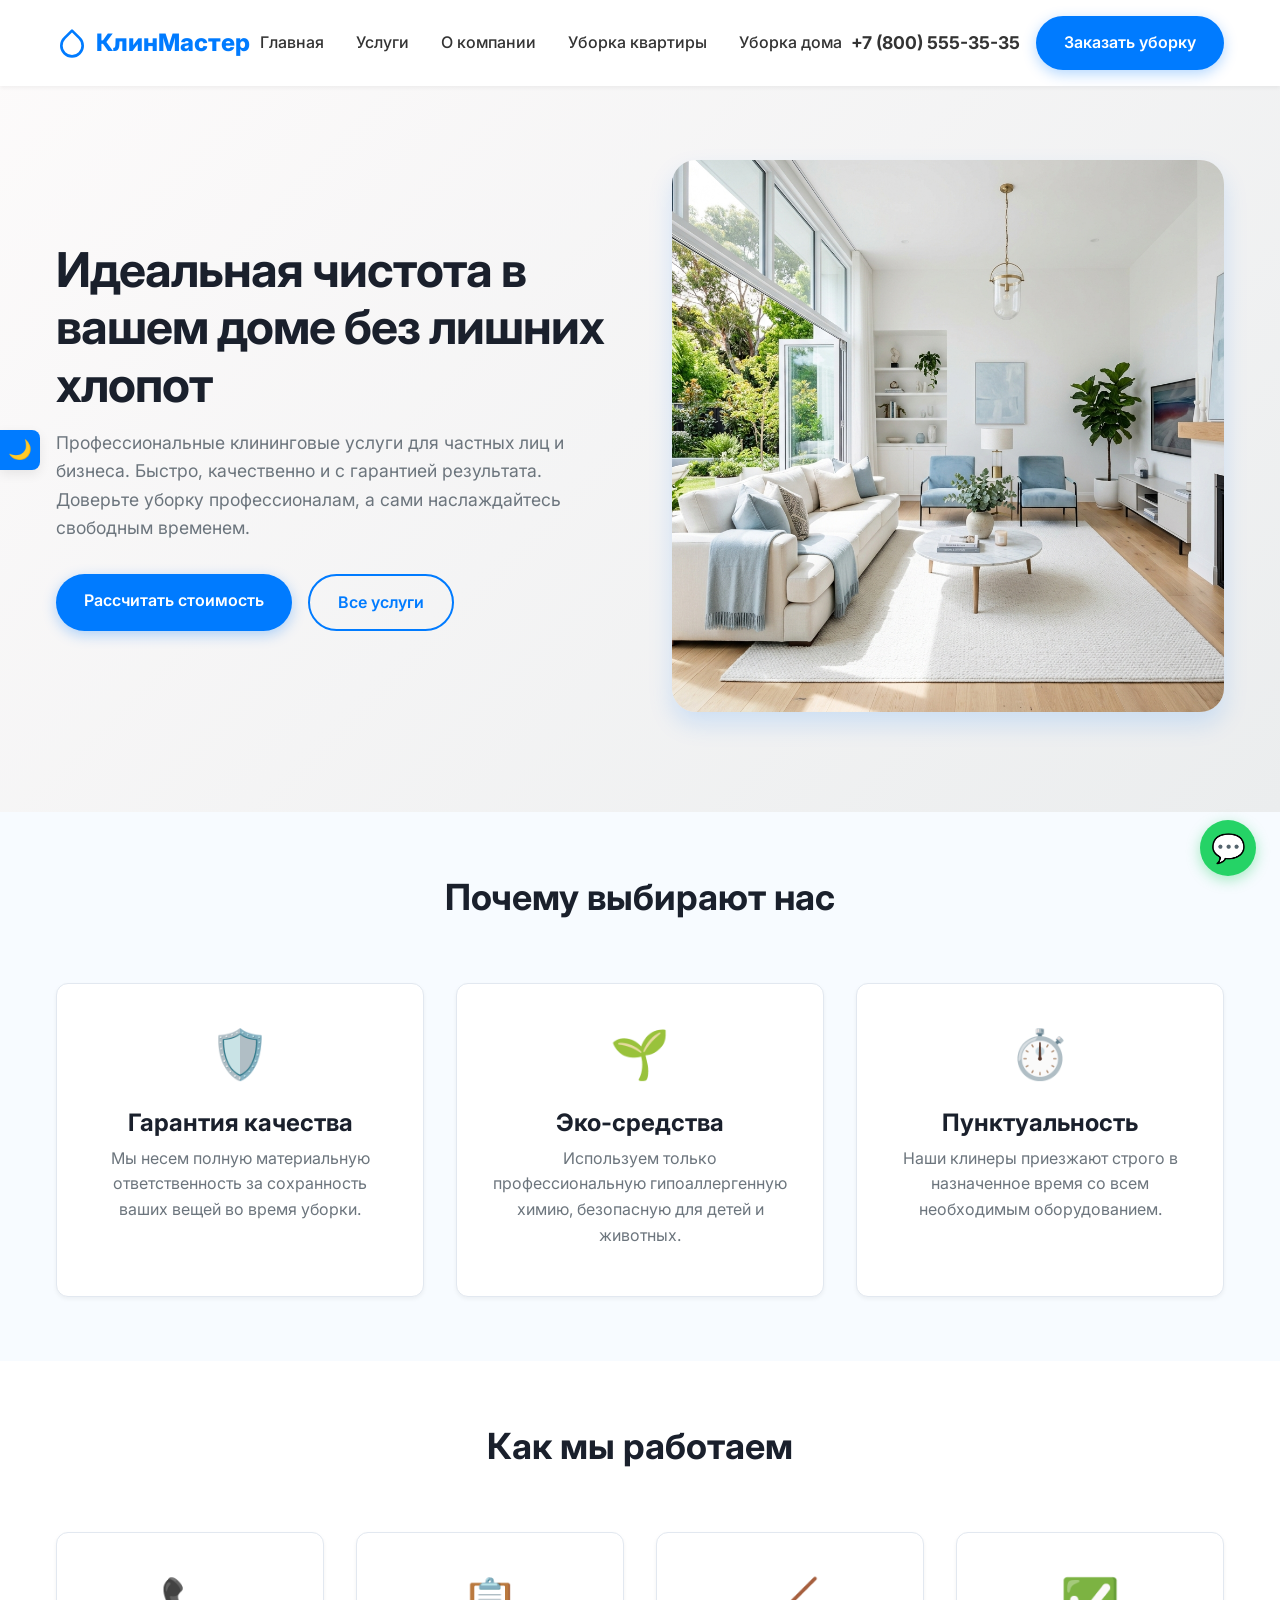
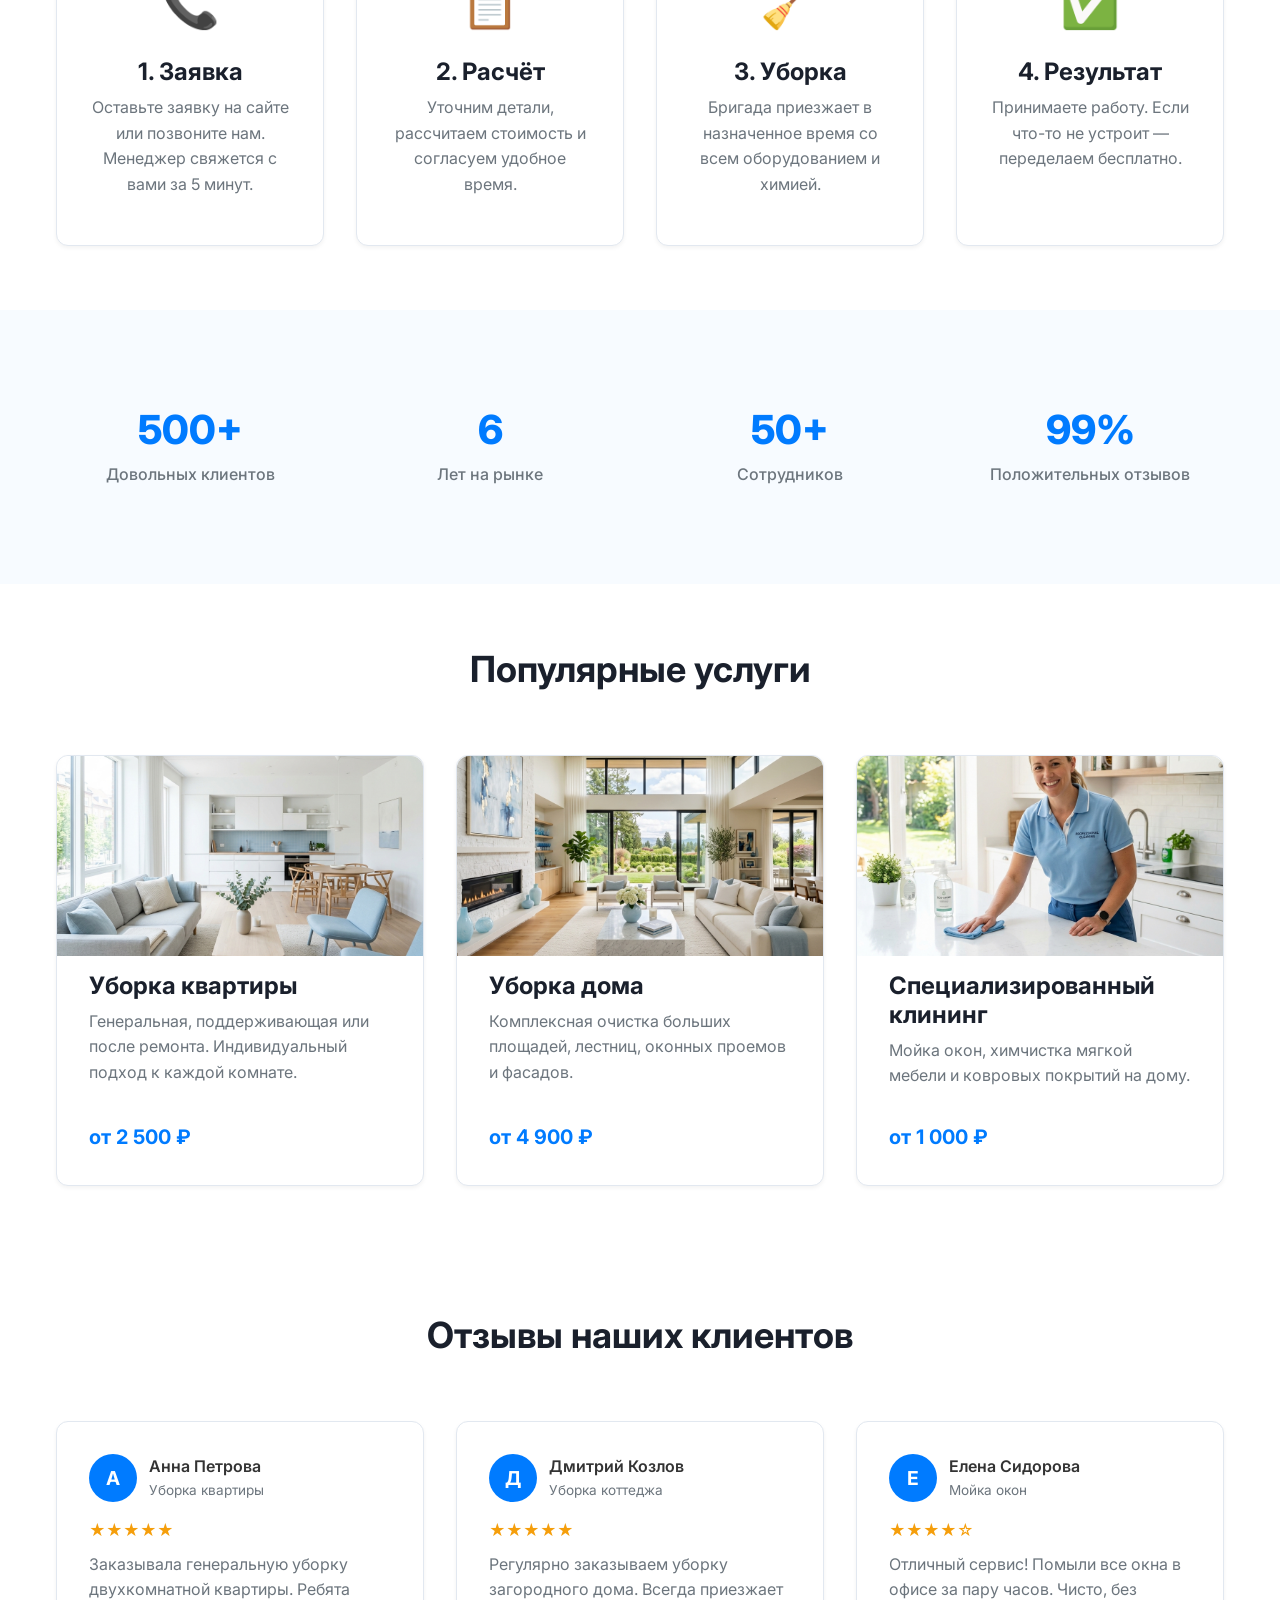
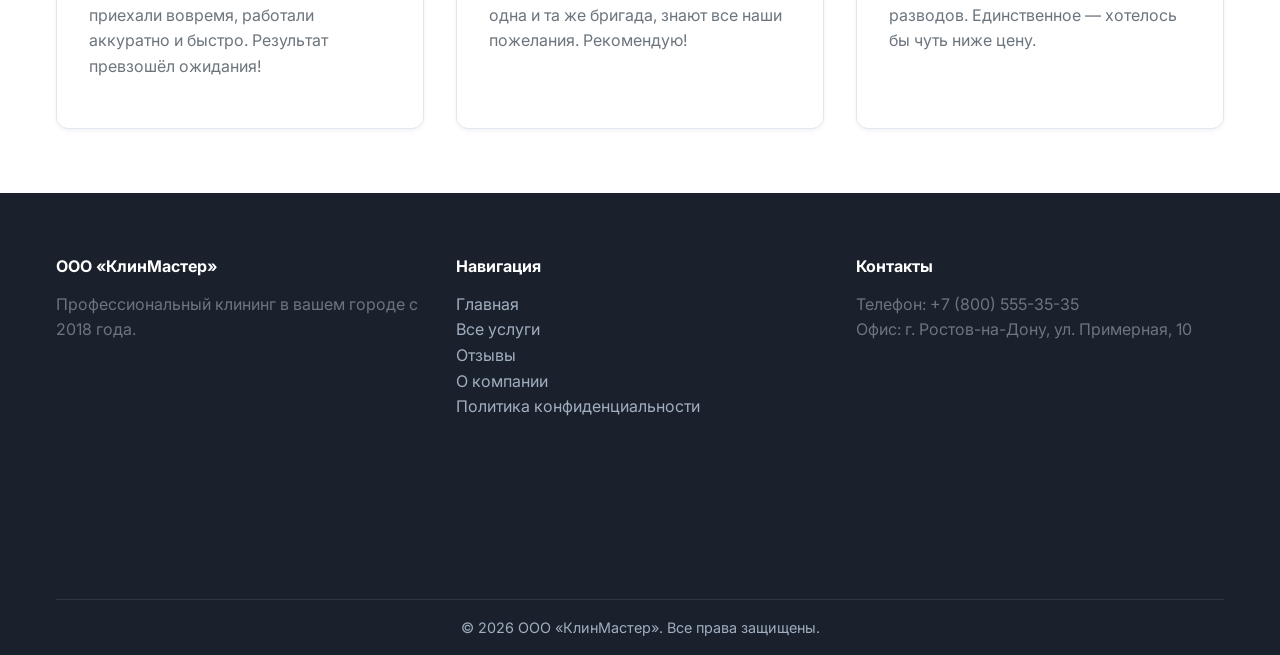
<file: index.html>
<!DOCTYPE html>
<html lang="ru">
<head>
    <meta charset="UTF-8">
    <meta name="viewport" content="width=device-width, initial-scale=1.0">
    <title>ООО «КлинМастер» | Профессиональная уборка в городе</title>
    <meta name="description" content="Услуги клининга для физических и юридических лиц. Уборка квартир, домов, офисов. Гарантия качества.">
    <link rel="shortcut icon" href="/favicon.ico" type="image/x-icon">
    <link rel="icon" href="/favicon.ico" sizes="any">
    <link rel="icon" type="image/svg+xml" href="/favicon.svg">
    <link rel="apple-touch-icon" href="/favicon.png">
    <link href="https://fonts.googleapis.com/css2?family=Inter:wght@400;500;600;700;800&display=swap" rel="stylesheet">
    <link rel="stylesheet" href="assets/css/style.css">
</head>
<body>

    <!-- Preloader -->
    <div class="preloader">
        <div class="preloader-spinner"></div>
    </div>

    <!-- Theme Toggle -->
    <button class="theme-toggle" title="Переключить тему">🌙</button>

    <!-- Header -->
    <header class="header">
        <div class="container">
            <a href="index.html" class="logo">
                <svg width="32" height="32" viewBox="0 0 24 24" fill="none" stroke="currentColor" stroke-width="2" stroke-linecap="round" stroke-linejoin="round"><path d="M12 2.69l5.66 5.66a8 8 0 1 1-11.31 0z"/></svg>
                КлинМастер
            </a>
            <nav>
                <ul class="nav-links">
                    <li><a href="index.html">Главная</a></li>
                    <li><a href="services.html">Услуги</a></li>
                    <li><a href="about.html">О компании</a></li>
                    <li><a href="flat.html">Уборка квартиры</a></li>
                    <li><a href="house.html">Уборка дома</a></li>
                </ul>
            </nav>
            <div class="header-contact">
                <a href="tel:+78005553535" class="phone-number">+7 (800) 555-35-35</a>
                <a href="#" class="btn btn-primary open-modal" data-target="orderModal">Заказать уборку</a>
                <button class="burger-menu">☰</button>
            </div>
        </div>
    </header>

    <!-- Mobile Menu -->
    <div class="mobile-menu-overlay">
        <button class="close-mobile-menu">&times;</button>
        <ul class="mobile-nav-links">
            <li><a href="index.html">Главная</a></li>
            <li><a href="services.html">Все услуги</a></li>
            <li><a href="about.html">О компании</a></li>
            <li><a href="flat.html">Уборка квартиры</a></li>
            <li><a href="house.html">Уборка дома</a></li>
        </ul>
        <div class="mobile-menu-actions">
            <a href="#" class="btn btn-outline open-modal" data-target="orderModal">Рассчитать точную стоимость</a>
            <a href="#" class="btn btn-outline open-modal" data-target="orderModal">Заказать уборку</a>
        </div>
    </div>

    <!-- Hero Section -->
    <section class="hero">
        <div class="container">
            <div class="hero-text">
                <h1>Идеальная чистота в вашем доме без лишних хлопот</h1>
                <p>Профессиональные клининговые услуги для частных лиц и бизнеса. Быстро, качественно и с гарантией результата. Доверьте уборку профессионалам, а сами наслаждайтесь свободным временем.</p>
                <div class="hero-actions">
                    <a href="#" class="btn btn-primary open-modal" data-target="orderModal">Рассчитать стоимость</a>
                    <a href="services.html" class="btn btn-outline">Все услуги</a>
                </div>
            </div>
            <div class="hero-image">
                <img src="assets/images/hero_banner.png" alt="Чистый интерьер">
            </div>
        </div>
    </section>

    <!-- Второе превью (Benefits / Преимущества) -->
    <section class="section section-bg">
        <div class="container">
            <h2>Почему выбирают нас</h2>
            <div class="grid-3">
                <div class="card text-center">
                    <div style="font-size: 3rem; margin-bottom: 16px;">🛡️</div>
                    <h3>Гарантия качества</h3>
                    <p>Мы несем полную материальную ответственность за сохранность ваших вещей во время уборки.</p>
                </div>
                <div class="card text-center">
                    <div style="font-size: 3rem; margin-bottom: 16px;">🌱</div>
                    <h3>Эко-средства</h3>
                    <p>Используем только профессиональную гипоаллергенную химию, безопасную для детей и животных.</p>
                </div>
                <div class="card text-center">
                    <div style="font-size: 3rem; margin-bottom: 16px;">⏱️</div>
                    <h3>Пунктуальность</h3>
                    <p>Наши клинеры приезжают строго в назначенное время со всем необходимым оборудованием.</p>
                </div>
            </div>
        </div>
    </section>

    <!-- Как мы работаем -->
    <section class="section">
        <div class="container">
            <h2>Как мы работаем</h2>
            <div class="grid-4">
                <div class="card text-center fade-in">
                    <div style="font-size: 3rem; margin-bottom: 16px;">📞</div>
                    <h3>1. Заявка</h3>
                    <p>Оставьте заявку на сайте или позвоните нам. Менеджер свяжется с вами за 5 минут.</p>
                </div>
                <div class="card text-center fade-in">
                    <div style="font-size: 3rem; margin-bottom: 16px;">📋</div>
                    <h3>2. Расчёт</h3>
                    <p>Уточним детали, рассчитаем стоимость и согласуем удобное время.</p>
                </div>
                <div class="card text-center fade-in">
                    <div style="font-size: 3rem; margin-bottom: 16px;">🧹</div>
                    <h3>3. Уборка</h3>
                    <p>Бригада приезжает в назначенное время со всем оборудованием и химией.</p>
                </div>
                <div class="card text-center fade-in">
                    <div style="font-size: 3rem; margin-bottom: 16px;">✅</div>
                    <h3>4. Результат</h3>
                    <p>Принимаете работу. Если что-то не устроит — переделаем бесплатно.</p>
                </div>
            </div>
        </div>
    </section>

    <!-- Статистика -->
    <section class="section section-bg">
        <div class="container">
            <div class="grid-4 stats-grid">
                <div class="stat-item fade-in">
                    <div class="stat-number">500+</div>
                    <div class="stat-label">Довольных клиентов</div>
                </div>
                <div class="stat-item fade-in">
                    <div class="stat-number">6</div>
                    <div class="stat-label">Лет на рынке</div>
                </div>
                <div class="stat-item fade-in">
                    <div class="stat-number">50+</div>
                    <div class="stat-label">Сотрудников</div>
                </div>
                <div class="stat-item fade-in">
                    <div class="stat-number">99%</div>
                    <div class="stat-label">Положительных отзывов</div>
                </div>
            </div>
        </div>
    </section>

    <!-- Популярные услуги -->
    <section class="section">
        <div class="container">
            <h2>Популярные услуги</h2>
            <div class="grid-3">
                <a href="flat.html" class="card">
                    <div class="card-img-wrapper">
                        <img src="assets/images/flat.png" alt="Уборка квартиры">
                    </div>
                    <h3>Уборка квартиры</h3>
                    <p>Генеральная, поддерживающая или после ремонта. Индивидуальный подход к каждой комнате.</p>
                    <div class="card-price">от 2 500 ₽</div>
                </a>
                <a href="house.html" class="card">
                    <div class="card-img-wrapper">
                        <img src="assets/images/house.png" alt="Уборка коттеджа">
                    </div>
                    <h3>Уборка дома</h3>
                    <p>Комплексная очистка больших площадей, лестниц, оконных проемов и фасадов.</p>
                    <div class="card-price">от 4 900 ₽</div>
                </a>
                <a href="services.html" class="card">
                    <div class="card-img-wrapper">
                        <img src="assets/images/cleaner.png" alt="Специальные услуги">
                    </div>
                    <h3>Специализированный клининг</h3>
                    <p>Мойка окон, химчистка мягкой мебели и ковровых покрытий на дому.</p>
                    <div class="card-price">от 1 000 ₽</div>
                </a>
            </div>
        </div>
    </section>

    <!-- Отзывы -->
    <section class="section" id="reviews">
        <div class="container">
            <h2>Отзывы наших клиентов</h2>
            <div class="grid-3">
                <div class="card fade-in">
                    <div style="display: flex; align-items: center; gap: 12px; margin-bottom: 16px;">
                        <div style="width: 48px; height: 48px; border-radius: 50%; background: var(--primary-color); color: #fff; display: flex; align-items: center; justify-content: center; font-weight: 700; font-size: 1.2rem;">А</div>
                        <div>
                            <div style="font-weight: 600;">Анна Петрова</div>
                            <div style="color: var(--text-muted); font-size: 0.85rem;">Уборка квартиры</div>
                        </div>
                    </div>
                    <div style="color: #f59e0b; margin-bottom: 8px;">★★★★★</div>
                    <p>Заказывала генеральную уборку двухкомнатной квартиры. Ребята приехали вовремя, работали аккуратно и быстро. Результат превзошёл ожидания!</p>
                </div>
                <div class="card fade-in">
                    <div style="display: flex; align-items: center; gap: 12px; margin-bottom: 16px;">
                        <div style="width: 48px; height: 48px; border-radius: 50%; background: var(--primary-color); color: #fff; display: flex; align-items: center; justify-content: center; font-weight: 700; font-size: 1.2rem;">Д</div>
                        <div>
                            <div style="font-weight: 600;">Дмитрий Козлов</div>
                            <div style="color: var(--text-muted); font-size: 0.85rem;">Уборка коттеджа</div>
                        </div>
                    </div>
                    <div style="color: #f59e0b; margin-bottom: 8px;">★★★★★</div>
                    <p>Регулярно заказываем уборку загородного дома. Всегда приезжает одна и та же бригада, знают все наши пожелания. Рекомендую!</p>
                </div>
                <div class="card fade-in">
                    <div style="display: flex; align-items: center; gap: 12px; margin-bottom: 16px;">
                        <div style="width: 48px; height: 48px; border-radius: 50%; background: var(--primary-color); color: #fff; display: flex; align-items: center; justify-content: center; font-weight: 700; font-size: 1.2rem;">Е</div>
                        <div>
                            <div style="font-weight: 600;">Елена Сидорова</div>
                            <div style="color: var(--text-muted); font-size: 0.85rem;">Мойка окон</div>
                        </div>
                    </div>
                    <div style="color: #f59e0b; margin-bottom: 8px;">★★★★☆</div>
                    <p>Отличный сервис! Помыли все окна в офисе за пару часов. Чисто, без разводов. Единственное — хотелось бы чуть ниже цену.</p>
                </div>
            </div>
        </div>
    </section>

    <!-- Footer -->
    <footer class="footer">
        <div class="container">
            <div class="grid-3">
                <div>
                    <h4 style="margin-bottom: 16px;">ООО «КлинМастер»</h4>
                    <p>Профессиональный клининг в вашем городе с 2018 года.</p>
                </div>
                <div>
                    <h4 style="margin-bottom: 16px;">Навигация</h4>
                    <ul style="list-style: none;">
                        <li><a href="index.html" style="color: #a0aec0;">Главная</a></li>
                        <li><a href="services.html" style="color: #a0aec0;">Все услуги</a></li>
                        <li><a href="#reviews" style="color: #a0aec0;">Отзывы</a></li>
                        <li><a href="about.html" style="color: #a0aec0;">О компании</a></li>
                        <li><a href="privacy.html" style="color: #a0aec0;">Политика конфиденциальности</a></li>
                    </ul>
                </div>
                <div>
                    <h4 style="margin-bottom: 16px;">Контакты</h4>
                    <p>Телефон: +7 (800) 555-35-35<br>Офис: г. Ростов-на-Дону, ул. Примерная, 10</p>
                    <div style="margin-top: 16px;">
                        <iframe src="https://yandex.ru/map-widget/v1/?ll=39.720349%2C47.222078&mode=search&ol=geo&ouri=ymapsbm1%3A%2F%2Fgeo%3Fdata%3DCgg1MzEyMDQwMRJL0KDQvtGB0YHQuNGPLCDQoNC-0YHRgtC-0LI3QvdCwLdCU0L7QvdGDLCDRg9C70LjRhtCwINCf0YDQuNC80LXRgNC90LDRjywgMTAiCg3JRB5CFcjfPEI%2C&z=16" width="100%" height="200" style="border:0; border-radius: 8px;" allowfullscreen="" loading="lazy"></iframe>
                    </div>
                </div>
            </div>
            <div class="footer-bottom">
                &copy; 2026 ООО «КлинМастер». Все права защищены.
            </div>
        </div>
    </footer>

    <!-- Modal Form -->
    <div class="modal-overlay" id="orderModal">
        <div class="modal">
            <button class="close-modal">&times;</button>
            <h3 style="margin-bottom: 24px; text-align: center;">Оставить заявку</h3>
            <form class="ajax-form">
                <div class="form-group">
                    <label class="form-label" for="name">Ваше имя</label>
                    <input type="text" id="name" name="name" class="form-control" required placeholder="Иван Иванов">
                </div>
                <div class="form-group">
                    <label class="form-label" for="phone">Ваш телефон</label>
                    <input type="tel" id="phone" name="phone" class="form-control" required placeholder="+7 (___) ___-__-__" autocomplete="off" value="+7 ">
                </div>
                <div class="form-group">
                    <label class="form-label" for="serviceType">Тип уборки</label>
                    <select id="serviceType" name="serviceType" class="form-control">
                        <option value="Поддерживающая уборка">Поддерживающая уборка</option>
                        <option value="Генеральная уборка">Генеральная уборка</option>
                        <option value="Уборка после ремонта">Уборка после ремонта</option>
                        <option value="Мойка окон">Мойка окон</option>
                        <option value="Химчистка">Химчистка</option>
                    </select>
                </div>
                <div class="form-group" style="font-size: 0.85rem; color: var(--text-muted); margin: 20px 0;">
                    <label style="display: flex; gap: 8px; align-items: flex-start; cursor: pointer;">
                        <input type="checkbox" name="personalDataConsent" value="1" required style="margin-top: 3px;">
                        <span>Я соглашаюсь с <a href="privacy.html" style="color: var(--primary-color);">правилами обработки персональных данных</a>.</span>
                    </label>
                </div>
                <button type="submit" class="btn btn-primary" style="width: 100%;">Оставить заявку</button>
                <div class="form-status"></div>
            </form>
        </div>
    </div>

    <!-- Scroll To Top -->
    <button class="scroll-top" title="Наверх">↑</button>

    <!-- Floating Messenger -->
    <div class="floating-messenger">
        <div class="messenger-links">
            <a href="https://wa.me/78005553535" target="_blank" class="messenger-link whatsapp">💬 WhatsApp</a>
            <a href="https://t.me/klinmaster_cleaning" target="_blank" class="messenger-link telegram">✈️ Telegram</a>
        </div>
        <button class="messenger-toggle" title="Написать нам">💬</button>
    </div>

    <script src="assets/js/script.js"></script>
</body>
</html>
</file>
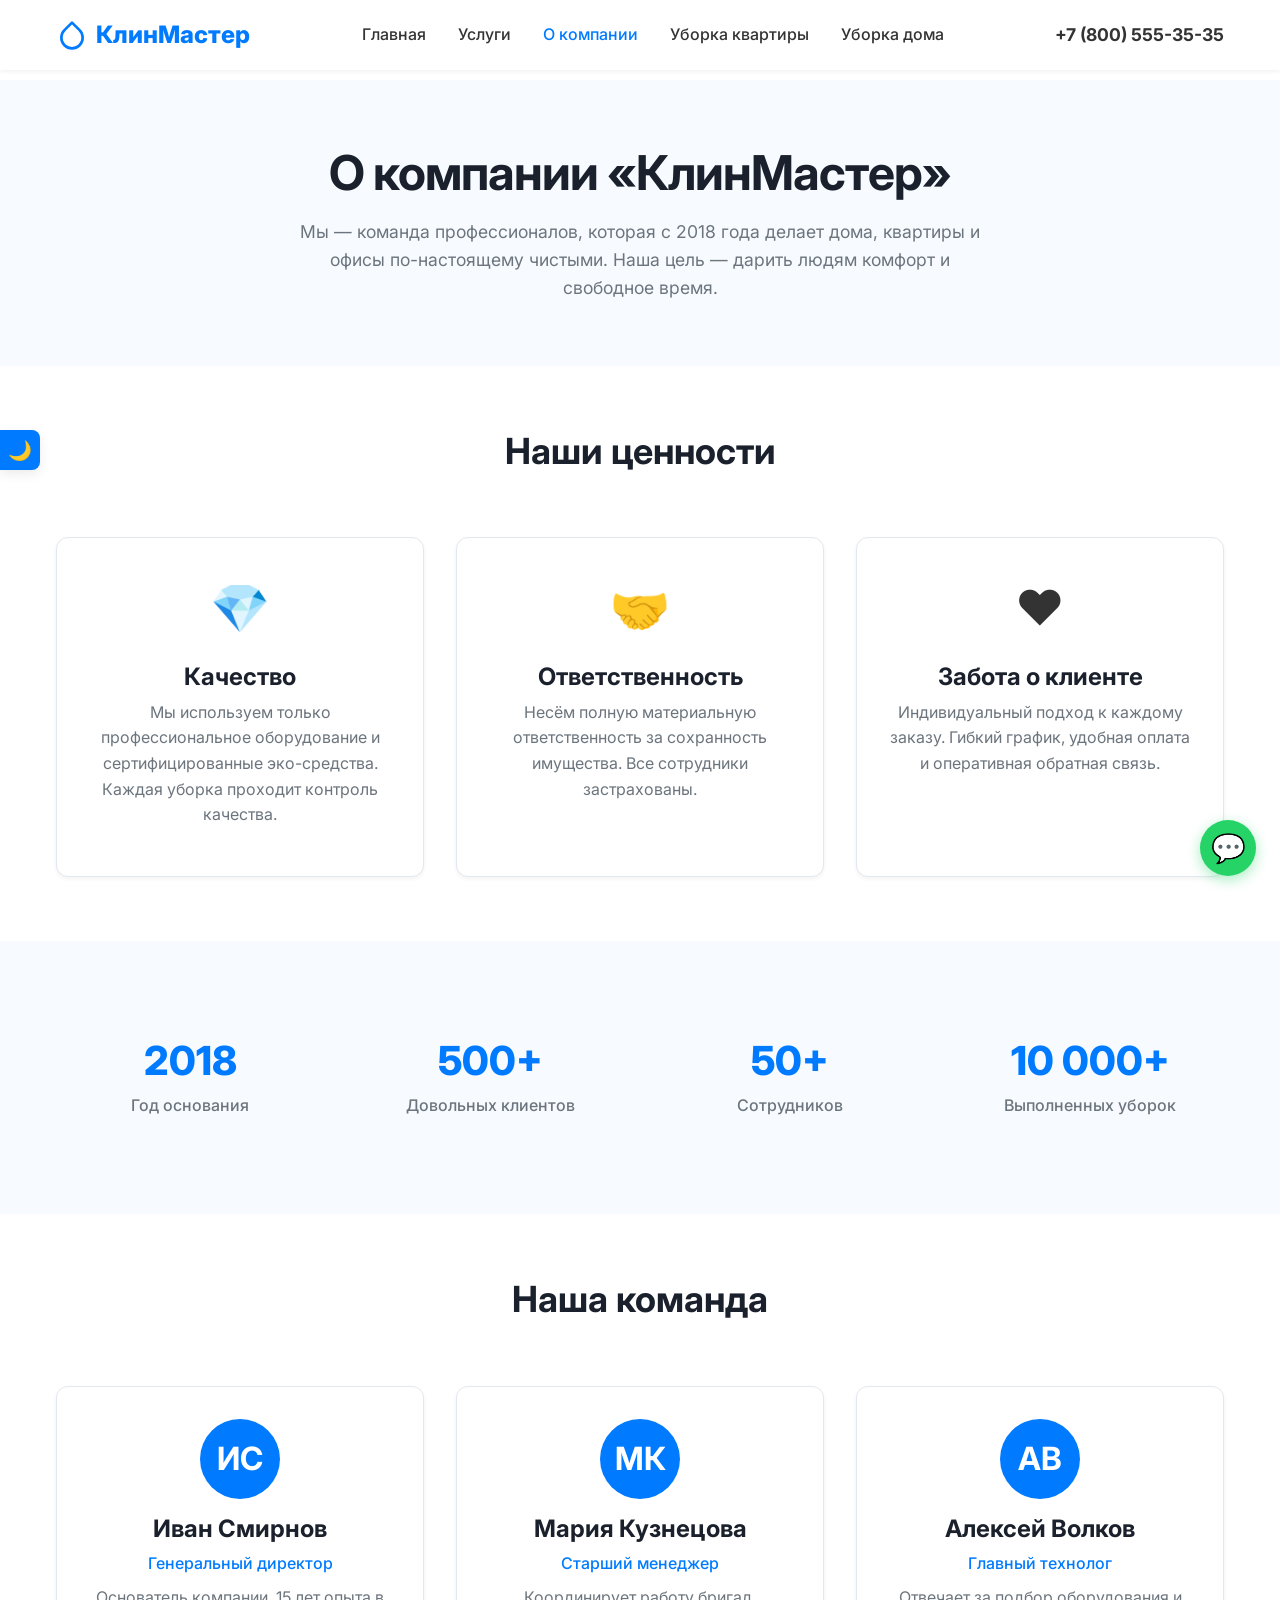
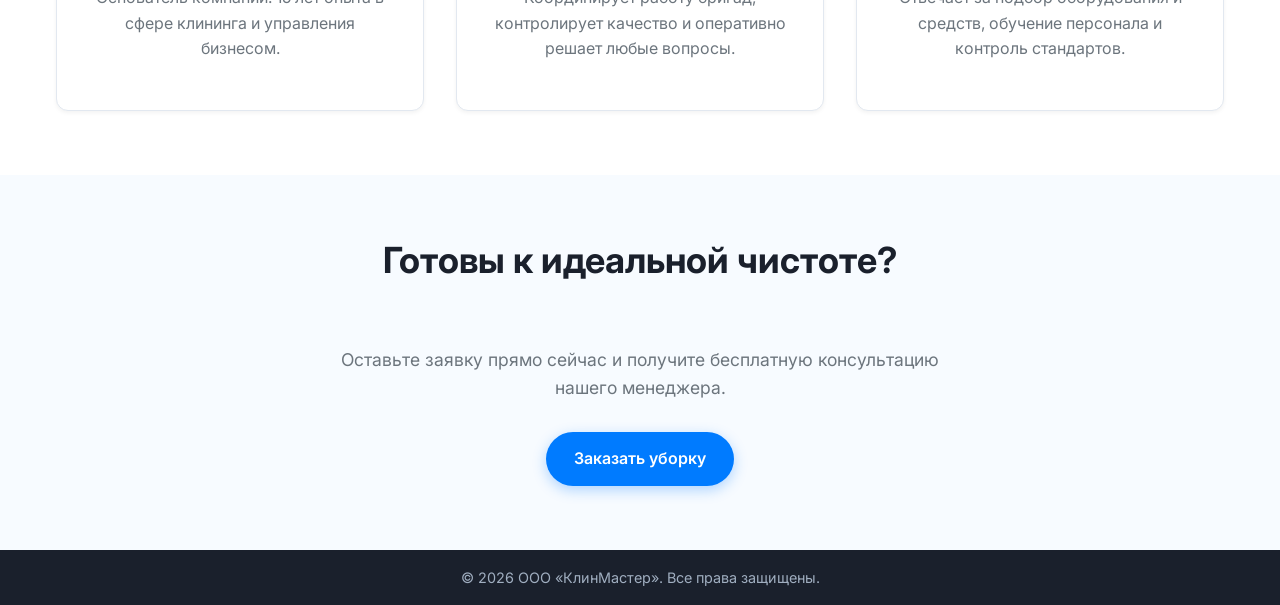
<file: about.html>
<!DOCTYPE html>
<html lang="ru">
<head>
    <meta charset="UTF-8">
    <meta name="viewport" content="width=device-width, initial-scale=1.0">
    <title>О компании | ООО «КлинМастер»</title>
    <meta name="description" content="ООО КлинМастер — профессиональная клининговая компания с 2018 года. Узнайте о нашей команде, миссии и ценностях.">
    <link rel="shortcut icon" href="/favicon.ico" type="image/x-icon">
    <link rel="icon" href="/favicon.ico" sizes="any">
    <link rel="icon" type="image/svg+xml" href="/favicon.svg">
    <link rel="apple-touch-icon" href="/favicon.png">
    <link href="https://fonts.googleapis.com/css2?family=Inter:wght@400;500;600;700;800&display=swap" rel="stylesheet">
    <link rel="stylesheet" href="assets/css/style.css">
</head>
<body style="padding-top: 80px;">

    <!-- Preloader -->
    <div class="preloader">
        <div class="preloader-spinner"></div>
    </div>

    <!-- Theme Toggle -->
    <button class="theme-toggle" title="Переключить тему">🌙</button>

    <!-- Header -->
    <header class="header">
        <div class="container">
            <a href="index.html" class="logo">
                <svg width="32" height="32" viewBox="0 0 24 24" fill="none" stroke="currentColor" stroke-width="2" stroke-linecap="round" stroke-linejoin="round"><path d="M12 2.69l5.66 5.66a8 8 0 1 1-11.31 0z"/></svg>
                КлинМастер
            </a>
            <nav>
                <ul class="nav-links">
                    <li><a href="index.html">Главная</a></li>
                    <li><a href="services.html">Услуги</a></li>
                    <li><a href="about.html" style="color: var(--primary-color);">О компании</a></li>
                    <li><a href="flat.html">Уборка квартиры</a></li>
                    <li><a href="house.html">Уборка дома</a></li>
                </ul>
            </nav>
            <div class="header-contact">
                <a href="tel:+78005553535" class="phone-number">+7 (800) 555-35-35</a>
                <button class="burger-menu">☰</button>
            </div>
        </div>
    </header>

    <!-- Mobile Menu -->
    <div class="mobile-menu-overlay">
        <button class="close-mobile-menu">&times;</button>
        <ul class="mobile-nav-links">
            <li><a href="index.html">Главная</a></li>
            <li><a href="services.html">Все услуги</a></li>
            <li><a href="about.html">О компании</a></li>
            <li><a href="flat.html">Уборка квартиры</a></li>
            <li><a href="house.html">Уборка дома</a></li>
        </ul>
        <div class="mobile-menu-actions">
            <a href="#" class="btn btn-outline open-modal" data-target="orderModal">Заказать уборку</a>
        </div>
    </div>

    <!-- Hero -->
    <section class="section section-bg">
        <div class="container" style="text-align: center;">
            <h1>О компании «КлинМастер»</h1>
            <p style="max-width: 700px; margin: 0 auto; font-size: 1.1rem;">Мы — команда профессионалов, которая с 2018 года делает дома, квартиры и офисы по-настоящему чистыми. Наша цель — дарить людям комфорт и свободное время.</p>
        </div>
    </section>

    <!-- Миссия и ценности -->
    <section class="section">
        <div class="container">
            <h2>Наши ценности</h2>
            <div class="grid-3">
                <div class="card text-center fade-in">
                    <div style="font-size: 3rem; margin-bottom: 16px;">💎</div>
                    <h3>Качество</h3>
                    <p>Мы используем только профессиональное оборудование и сертифицированные эко-средства. Каждая уборка проходит контроль качества.</p>
                </div>
                <div class="card text-center fade-in">
                    <div style="font-size: 3rem; margin-bottom: 16px;">🤝</div>
                    <h3>Ответственность</h3>
                    <p>Несём полную материальную ответственность за сохранность имущества. Все сотрудники застрахованы.</p>
                </div>
                <div class="card text-center fade-in">
                    <div style="font-size: 3rem; margin-bottom: 16px;">❤️</div>
                    <h3>Забота о клиенте</h3>
                    <p>Индивидуальный подход к каждому заказу. Гибкий график, удобная оплата и оперативная обратная связь.</p>
                </div>
            </div>
        </div>
    </section>

    <!-- Статистика -->
    <section class="section section-bg">
        <div class="container">
            <div class="grid-4 stats-grid">
                <div class="stat-item fade-in">
                    <div class="stat-number">2018</div>
                    <div class="stat-label">Год основания</div>
                </div>
                <div class="stat-item fade-in">
                    <div class="stat-number">500+</div>
                    <div class="stat-label">Довольных клиентов</div>
                </div>
                <div class="stat-item fade-in">
                    <div class="stat-number">50+</div>
                    <div class="stat-label">Сотрудников</div>
                </div>
                <div class="stat-item fade-in">
                    <div class="stat-number">10 000+</div>
                    <div class="stat-label">Выполненных уборок</div>
                </div>
            </div>
        </div>
    </section>

    <!-- Команда -->
    <section class="section">
        <div class="container">
            <h2>Наша команда</h2>
            <div class="grid-3">
                <div class="card text-center fade-in">
                    <div style="width: 80px; height: 80px; border-radius: 50%; background: var(--primary-color); color: #fff; display: flex; align-items: center; justify-content: center; font-size: 2rem; font-weight: 700; margin: 0 auto 16px;">ИС</div>
                    <h3>Иван Смирнов</h3>
                    <p style="color: var(--primary-color); font-weight: 500; margin-bottom: 8px;">Генеральный директор</p>
                    <p>Основатель компании. 15 лет опыта в сфере клининга и управления бизнесом.</p>
                </div>
                <div class="card text-center fade-in">
                    <div style="width: 80px; height: 80px; border-radius: 50%; background: var(--primary-color); color: #fff; display: flex; align-items: center; justify-content: center; font-size: 2rem; font-weight: 700; margin: 0 auto 16px;">МК</div>
                    <h3>Мария Кузнецова</h3>
                    <p style="color: var(--primary-color); font-weight: 500; margin-bottom: 8px;">Старший менеджер</p>
                    <p>Координирует работу бригад, контролирует качество и оперативно решает любые вопросы.</p>
                </div>
                <div class="card text-center fade-in">
                    <div style="width: 80px; height: 80px; border-radius: 50%; background: var(--primary-color); color: #fff; display: flex; align-items: center; justify-content: center; font-size: 2rem; font-weight: 700; margin: 0 auto 16px;">АВ</div>
                    <h3>Алексей Волков</h3>
                    <p style="color: var(--primary-color); font-weight: 500; margin-bottom: 8px;">Главный технолог</p>
                    <p>Отвечает за подбор оборудования и средств, обучение персонала и контроль стандартов.</p>
                </div>
            </div>
        </div>
    </section>

    <!-- CTA -->
    <section class="section section-bg" style="text-align: center;">
        <div class="container">
            <h2>Готовы к идеальной чистоте?</h2>
            <p style="max-width: 600px; margin: 0 auto 30px; font-size: 1.1rem;">Оставьте заявку прямо сейчас и получите бесплатную консультацию нашего менеджера.</p>
            <a href="#" class="btn btn-primary open-modal" data-target="orderModal">Заказать уборку</a>
        </div>
    </section>

    <!-- Footer -->
    <footer class="footer" style="padding: var(--spacing-md) 0;">
        <div class="container">
            <div class="footer-bottom" style="border: none; padding: 0;">
                &copy; 2026 ООО «КлинМастер». Все права защищены.
            </div>
        </div>
    </footer>

    <!-- Modal Form -->
    <div class="modal-overlay" id="orderModal">
        <div class="modal">
            <button class="close-modal">&times;</button>
            <h3 style="margin-bottom: 24px; text-align: center;">Оставить заявку</h3>
            <form class="ajax-form">
                <div class="form-group">
                    <label class="form-label" for="nameModal">Ваше имя</label>
                    <input type="text" id="nameModal" name="name" class="form-control" required>
                </div>
                <div class="form-group">
                    <label class="form-label" for="phoneModal">Ваш телефон</label>
                    <input type="tel" id="phoneModal" name="phone" class="form-control" required placeholder="+7 (___) ___-__-__" autocomplete="off" value="+7 ">
                </div>
                <div class="form-group">
                    <label class="form-label" for="serviceTypeModal">Тип уборки</label>
                    <select id="serviceTypeModal" name="serviceType" class="form-control">
                        <option value="Поддерживающая уборка">Поддерживающая уборка</option>
                        <option value="Генеральная уборка">Генеральная уборка</option>
                        <option value="Уборка после ремонта">Уборка после ремонта</option>
                        <option value="Мойка окон">Мойка окон</option>
                        <option value="Химчистка">Химчистка</option>
                    </select>
                </div>
                <div class="form-group" style="font-size: 0.85rem; color: var(--text-muted); margin: 16px 0;">
                    <label style="display: flex; gap: 8px; align-items: flex-start; cursor: pointer;">
                        <input type="checkbox" name="personalDataConsent" value="1" required style="margin-top: 3px;">
                        <span>Я соглашаюсь с <a href="privacy.html" style="color: var(--primary-color);">правилами обработки персональных данных</a>.</span>
                    </label>
                </div>
                <button type="submit" class="btn btn-primary" style="width: 100%;">Оставить заявку</button>
                <div class="form-status"></div>
            </form>
        </div>
    </div>

    <!-- Scroll To Top -->
    <button class="scroll-top" title="Наверх">↑</button>

    <!-- Floating Messenger -->
    <div class="floating-messenger">
        <div class="messenger-links">
            <a href="https://wa.me/78005553535" target="_blank" class="messenger-link whatsapp">💬 WhatsApp</a>
            <a href="https://t.me/klinmaster_cleaning" target="_blank" class="messenger-link telegram">✈️ Telegram</a>
        </div>
        <button class="messenger-toggle" title="Написать нам">💬</button>
    </div>

    <script src="assets/js/script.js"></script>
</body>
</html>
</file>
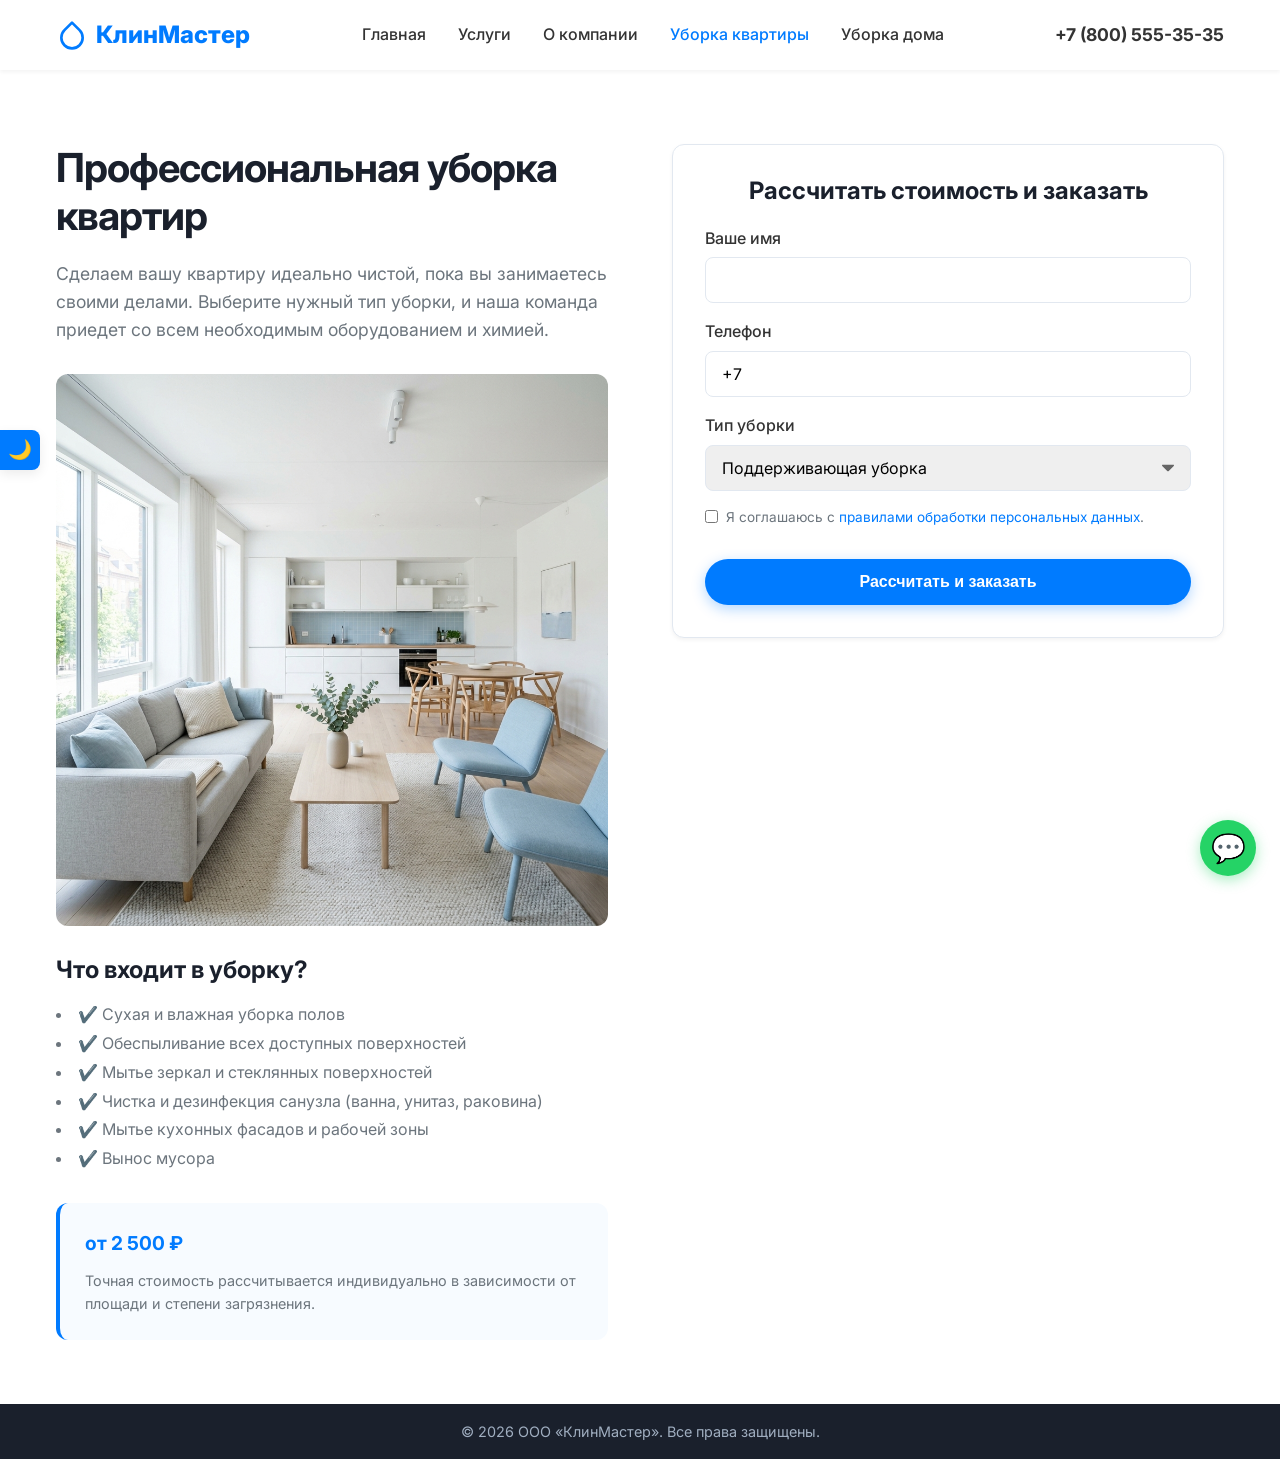
<file: flat.html>
<!DOCTYPE html>
<html lang="ru">
<head>
    <meta charset="UTF-8">
    <meta name="viewport" content="width=device-width, initial-scale=1.0">
    <title>Уборка квартиры | ООО «КлинМастер»</title>
    <meta name="description" content="Профессиональная уборка квартир: генеральная, поддерживающая, после ремонта. ООО КлинМастер — гарантия качества.">
    <link rel="shortcut icon" href="/favicon.ico" type="image/x-icon">
    <link rel="icon" href="/favicon.ico" sizes="any">
    <link rel="icon" type="image/svg+xml" href="/favicon.svg">
    <link rel="apple-touch-icon" href="/favicon.png">
    <link href="https://fonts.googleapis.com/css2?family=Inter:wght@400;500;600;700;800&display=swap" rel="stylesheet">
    <link rel="stylesheet" href="assets/css/style.css">
</head>
<body style="padding-top: 80px;">

    <!-- Preloader -->
    <div class="preloader">
        <div class="preloader-spinner"></div>
    </div>

    <!-- Theme Toggle -->
    <button class="theme-toggle" title="Переключить тему">🌙</button>

    <!-- Header -->
    <header class="header">
        <div class="container">
            <a href="index.html" class="logo">
                <svg width="32" height="32" viewBox="0 0 24 24" fill="none" stroke="currentColor" stroke-width="2" stroke-linecap="round" stroke-linejoin="round"><path d="M12 2.69l5.66 5.66a8 8 0 1 1-11.31 0z"/></svg>
                КлинМастер
            </a>
            <nav>
                <ul class="nav-links">
                    <li><a href="index.html">Главная</a></li>
                    <li><a href="services.html">Услуги</a></li>
                    <li><a href="about.html">О компании</a></li>
                    <li><a href="flat.html" style="color: var(--primary-color);">Уборка квартиры</a></li>
                    <li><a href="house.html">Уборка дома</a></li>
                </ul>
            </nav>
            <div class="header-contact">
                <a href="tel:+78005553535" class="phone-number">+7 (800) 555-35-35</a>
                <button class="burger-menu">☰</button>
            </div>
        </div>
    </header>

    <!-- Mobile Menu -->
    <div class="mobile-menu-overlay">
        <button class="close-mobile-menu">&times;</button>
        <ul class="mobile-nav-links">
            <li><a href="index.html">Главная</a></li>
            <li><a href="services.html">Все услуги</a></li>
            <li><a href="about.html">О компании</a></li>
            <li><a href="flat.html">Уборка квартиры</a></li>
            <li><a href="house.html">Уборка дома</a></li>
        </ul>
        <div class="mobile-menu-actions">
            <a href="#" class="btn btn-outline open-modal" data-target="orderModal">Рассчитать точную стоимость</a>
            <a href="#" class="btn btn-outline open-modal" data-target="orderModal">Заказать уборку</a>
        </div>
    </div>

    <!-- Content Section -->
    <section class="section">
        <div class="container">
            <div class="grid-2">
                <div>
                    <h1 style="font-size: 2.5rem; margin-bottom: 20px;">Профессиональная уборка квартир</h1>
                    <p style="font-size: 1.1rem; margin-bottom: 30px;">Сделаем вашу квартиру идеально чистой, пока вы занимаетесь своими делами. Выберите нужный тип уборки, и наша команда приедет со всем необходимым оборудованием и химией.</p>

                    <div style="margin-bottom: 30px;">
                        <img src="assets/images/flat.png" alt="Уборка квартиры" style="border-radius: var(--border-radius); width: 100%;">
                    </div>

                    <h3 style="margin-bottom: 15px;">Что входит в уборку?</h3>
                    <ul style="list-style-position: inside; margin-bottom: 30px; color: var(--text-muted); line-height: 1.8;">
                        <li>✔️ Сухая и влажная уборка полов</li>
                        <li>✔️ Обеспыливание всех доступных поверхностей</li>
                        <li>✔️ Мытье зеркал и стеклянных поверхностей</li>
                        <li>✔️ Чистка и дезинфекция санузла (ванна, унитаз, раковина)</li>
                        <li>✔️ Мытье кухонных фасадов и рабочей зоны</li>
                        <li>✔️ Вынос мусора</li>
                    </ul>

                    <div style="background-color: var(--secondary-color); padding: 25px; border-radius: var(--border-radius); border-left: 4px solid var(--primary-color);">
                        <div style="font-weight: bold; font-size: 1.2rem; color: var(--primary-color);">от 2 500 ₽</div>
                        <p style="margin: 10px 0 0; font-size: 0.9rem;">Точная стоимость рассчитывается индивидуально в зависимости от площади и степени загрязнения.</p>
                    </div>
                </div>
                
                <!-- Заказ прямо на странице -->
                <div class="card" style="position: sticky; top: 120px;">
                    <h3 style="text-align: center; margin-bottom: 20px;">Рассчитать стоимость и заказать</h3>
                    <form class="ajax-form">
                        <div class="form-group">
                            <label class="form-label" for="name2">Ваше имя</label>
                            <input type="text" id="name2" name="name" class="form-control" required>
                        </div>
                        <div class="form-group">
                            <label class="form-label" for="phone2">Телефон</label>
                            <input type="tel" id="phone2" name="phone" class="form-control" required placeholder="+7 (___) ___-__-__" autocomplete="off" value="+7 ">
                        </div>
                        <div class="form-group">
                            <label class="form-label" for="serviceType2">Тип уборки</label>
                            <select id="serviceType2" name="serviceType" class="form-control">
                                <option value="Поддерживающая уборка квартиры">Поддерживающая уборка</option>
                                <option value="Генеральная уборка квартиры">Генеральная уборка</option>
                                <option value="Уборка квартиры после ремонта">После ремонта</option>
                            </select>
                        </div>
                        <div class="form-group" style="font-size: 0.85rem; color: var(--text-muted); margin: 16px 0;">
                            <label style="display: flex; gap: 8px; align-items: flex-start; cursor: pointer;">
                                <input type="checkbox" name="personalDataConsent" value="1" required style="margin-top: 3px;">
                                <span>Я соглашаюсь с <a href="privacy.html" style="color: var(--primary-color);">правилами обработки персональных данных</a>.</span>
                            </label>
                        </div>
                        <button type="submit" class="btn btn-primary" style="width: 100%; margin-top: 15px;">Рассчитать и заказать</button>
                        <div class="form-status"></div>
                    </form>
                </div>
            </div>
        </div>
    </section>

    <!-- Footer -->
    <footer class="footer" style="padding: var(--spacing-md) 0;">
        <div class="container">
            <div class="footer-bottom" style="border: none; padding: 0;">
                &copy; 2026 ООО «КлинМастер». Все права защищены.
            </div>
        </div>
    </footer>

    <!-- Modal Form -->
    <div class="modal-overlay" id="orderModal">
        <div class="modal">
            <button class="close-modal">&times;</button>
            <h3 style="margin-bottom: 24px; text-align: center;">Оставить заявку</h3>
            <form class="ajax-form">
                <div class="form-group">
                    <label class="form-label" for="nameModal">Ваше имя</label>
                    <input type="text" id="nameModal" name="name" class="form-control" required>
                </div>
                <div class="form-group">
                    <label class="form-label" for="phoneModal">Ваш телефон</label>
                    <input type="tel" id="phoneModal" name="phone" class="form-control" required placeholder="+7 (___) ___-__-__" autocomplete="off" value="+7 ">
                </div>
                <div class="form-group">
                    <label class="form-label" for="serviceTypeModal">Тип уборки</label>
                    <select id="serviceTypeModal" name="serviceType" class="form-control">
                        <option value="Поддерживающая уборка квартиры">Поддерживающая уборка</option>
                        <option value="Генеральная уборка квартиры">Генеральная уборка</option>
                        <option value="Уборка квартиры после ремонта">После ремонта</option>
                    </select>
                </div>
                <div class="form-group" style="font-size: 0.85rem; color: var(--text-muted); margin: 16px 0;">
                    <label style="display: flex; gap: 8px; align-items: flex-start; cursor: pointer;">
                        <input type="checkbox" name="personalDataConsent" value="1" required style="margin-top: 3px;">
                        <span>Я соглашаюсь с <a href="privacy.html" style="color: var(--primary-color);">правилами обработки персональных данных</a>.</span>
                    </label>
                </div>
                <button type="submit" class="btn btn-primary" style="width: 100%;">Оставить заявку</button>
                <div class="form-status"></div>
            </form>
        </div>
    </div>

    <!-- Scroll To Top -->
    <button class="scroll-top" title="Наверх">↑</button>

    <!-- Floating Messenger -->
    <div class="floating-messenger">
        <div class="messenger-links">
            <a href="https://wa.me/78005553535" target="_blank" class="messenger-link whatsapp">💬 WhatsApp</a>
            <a href="https://t.me/klinmaster_cleaning" target="_blank" class="messenger-link telegram">✈️ Telegram</a>
        </div>
        <button class="messenger-toggle" title="Написать нам">💬</button>
    </div>

    <script src="assets/js/script.js"></script>
</body>
</html>
</file>
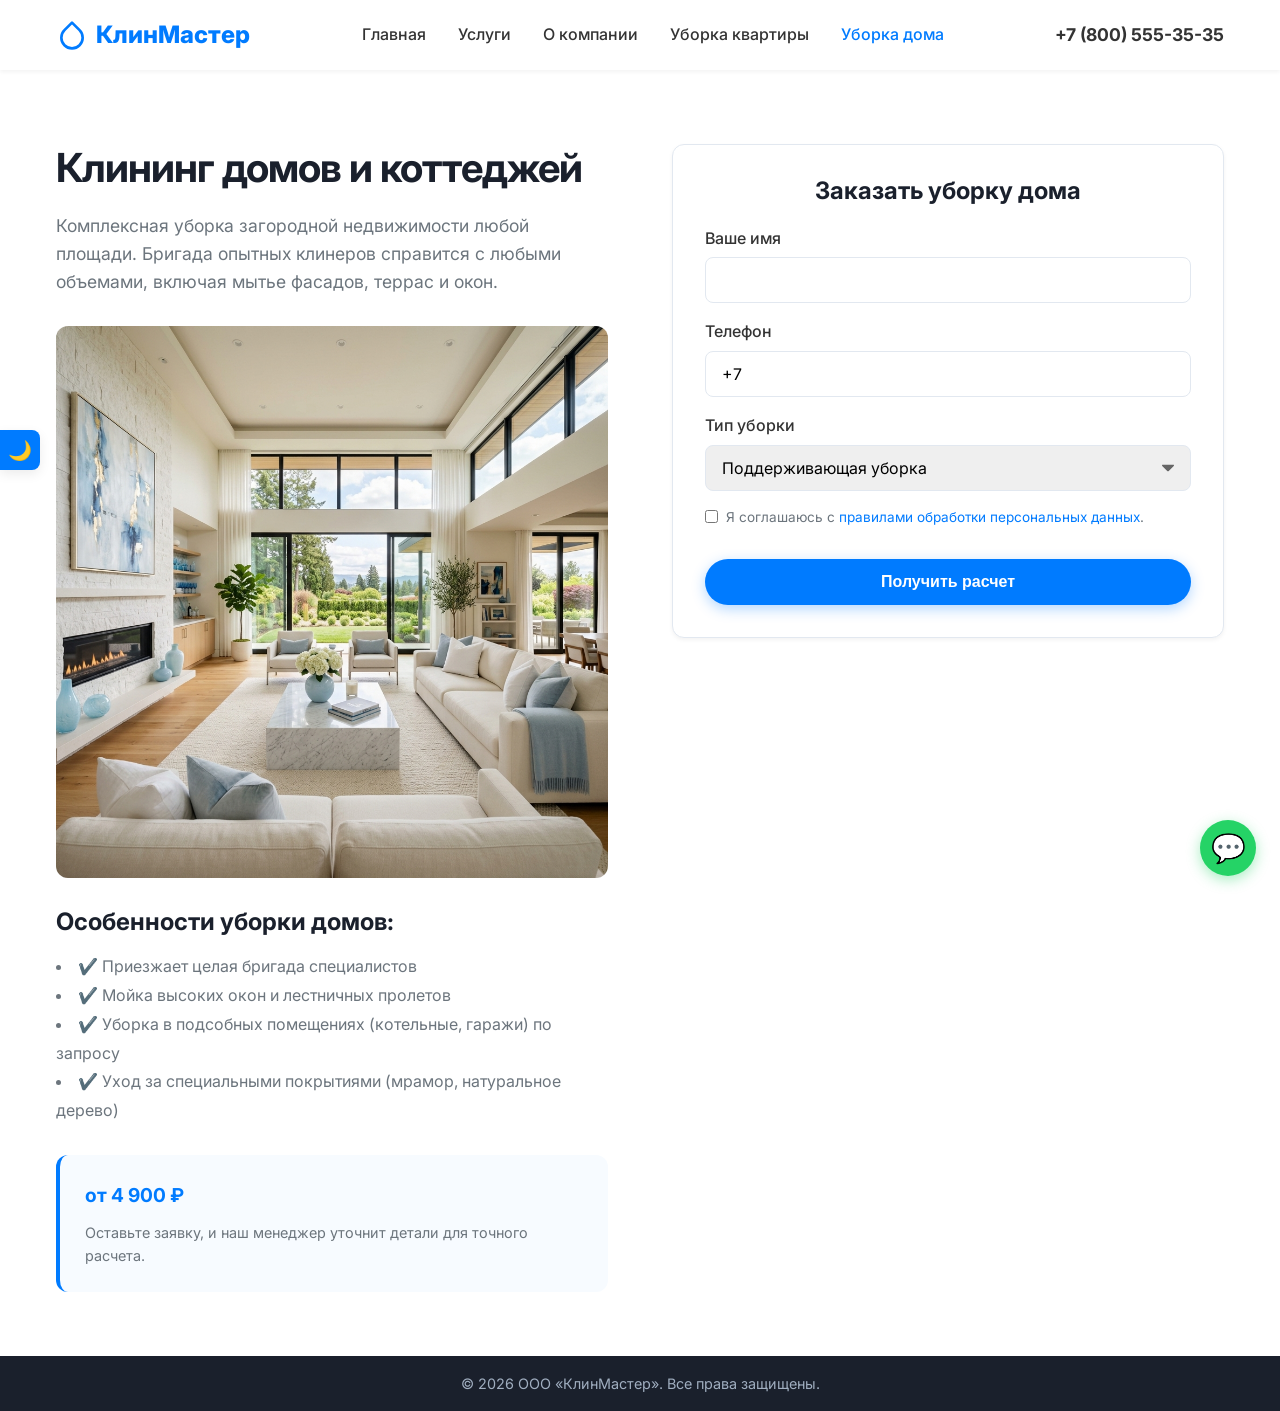
<file: house.html>
<!DOCTYPE html>
<html lang="ru">
<head>
    <meta charset="UTF-8">
    <meta name="viewport" content="width=device-width, initial-scale=1.0">
    <title>Уборка коттеджей и домов | ООО «КлинМастер»</title>
    <meta name="description" content="Клининг домов и коттеджей любой площади. Мытьё окон, фасадов, террас. ООО КлинМастер.">
    <link rel="shortcut icon" href="/favicon.ico" type="image/x-icon">
    <link rel="icon" href="/favicon.ico" sizes="any">
    <link rel="icon" type="image/svg+xml" href="/favicon.svg">
    <link rel="apple-touch-icon" href="/favicon.png">
    <link href="https://fonts.googleapis.com/css2?family=Inter:wght@400;500;600;700;800&display=swap" rel="stylesheet">
    <link rel="stylesheet" href="assets/css/style.css">
</head>
<body style="padding-top: 80px;">

    <!-- Preloader -->
    <div class="preloader">
        <div class="preloader-spinner"></div>
    </div>

    <!-- Theme Toggle -->
    <button class="theme-toggle" title="Переключить тему">🌙</button>

    <!-- Header -->
    <header class="header">
        <div class="container">
            <a href="index.html" class="logo">
                <svg width="32" height="32" viewBox="0 0 24 24" fill="none" stroke="currentColor" stroke-width="2" stroke-linecap="round" stroke-linejoin="round"><path d="M12 2.69l5.66 5.66a8 8 0 1 1-11.31 0z"/></svg>
                КлинМастер
            </a>
            <nav>
                <ul class="nav-links">
                    <li><a href="index.html">Главная</a></li>
                    <li><a href="services.html">Услуги</a></li>
                    <li><a href="about.html">О компании</a></li>
                    <li><a href="flat.html">Уборка квартиры</a></li>
                    <li><a href="house.html" style="color: var(--primary-color);">Уборка дома</a></li>
                </ul>
            </nav>
            <div class="header-contact">
                <a href="tel:+78005553535" class="phone-number">+7 (800) 555-35-35</a>
                <button class="burger-menu">☰</button>
            </div>
        </div>
    </header>

    <!-- Mobile Menu -->
    <div class="mobile-menu-overlay">
        <button class="close-mobile-menu">&times;</button>
        <ul class="mobile-nav-links">
            <li><a href="index.html">Главная</a></li>
            <li><a href="services.html">Все услуги</a></li>
            <li><a href="about.html">О компании</a></li>
            <li><a href="flat.html">Уборка квартиры</a></li>
            <li><a href="house.html">Уборка дома</a></li>
        </ul>
        <div class="mobile-menu-actions">
            <a href="#" class="btn btn-outline open-modal" data-target="orderModal">Рассчитать точную стоимость</a>
            <a href="#" class="btn btn-outline open-modal" data-target="orderModal">Заказать уборку</a>
        </div>
    </div>

    <!-- Content Section -->
    <section class="section">
        <div class="container">
            <div class="grid-2">
                <div>
                    <h1 style="font-size: 2.5rem; margin-bottom: 20px;">Клининг домов и коттеджей</h1>
                    <p style="font-size: 1.1rem; margin-bottom: 30px;">Комплексная уборка загородной недвижимости любой площади. Бригада опытных клинеров справится с любыми объемами, включая мытье фасадов, террас и окон.</p>
                    
                    <div style="margin-bottom: 30px;">
                        <img src="assets/images/house.png" alt="Интерьер дома" style="border-radius: var(--border-radius); width: 100%;">
                    </div>

                    <h3 style="margin-bottom: 15px;">Особенности уборки домов:</h3>
                    <ul style="list-style-position: inside; margin-bottom: 30px; color: var(--text-muted); line-height: 1.8;">
                        <li>✔️ Приезжает целая бригада специалистов</li>
                        <li>✔️ Мойка высоких окон и лестничных пролетов</li>
                        <li>✔️ Уборка в подсобных помещениях (котельные, гаражи) по запросу</li>
                        <li>✔️ Уход за специальными покрытиями (мрамор, натуральное дерево)</li>
                    </ul>

                    <div style="background-color: var(--secondary-color); padding: 25px; border-radius: var(--border-radius); border-left: 4px solid var(--primary-color);">
                        <div style="font-weight: bold; font-size: 1.2rem; color: var(--primary-color);">от 4 900 ₽</div>
                        <p style="margin: 10px 0 0; font-size: 0.9rem;">Оставьте заявку, и наш менеджер уточнит детали для точного расчета.</p>
                    </div>
                </div>
                
                <!-- Заказ прямо на странице -->
                <div class="card" style="position: sticky; top: 120px;">
                    <h3 style="text-align: center; margin-bottom: 20px;">Заказать уборку дома</h3>
                    <form class="ajax-form">
                        <div class="form-group">
                            <label class="form-label" for="name3">Ваше имя</label>
                            <input type="text" id="name3" name="name" class="form-control" required>
                        </div>
                        <div class="form-group">
                            <label class="form-label" for="phone3">Телефон</label>
                            <input type="tel" id="phone3" name="phone" class="form-control" required placeholder="+7 (___) ___-__-__" autocomplete="off" value="+7 ">
                        </div>
                        <div class="form-group">
                            <label class="form-label" for="serviceType3">Тип уборки</label>
                            <select id="serviceType3" name="serviceType" class="form-control">
                                <option value="Поддерживающая уборка дома">Поддерживающая уборка</option>
                                <option value="Генеральная уборка дома">Генеральная уборка</option>
                                <option value="Уборка дома после ремонта">После ремонта</option>
                            </select>
                        </div>
                        <div class="form-group" style="font-size: 0.85rem; color: var(--text-muted); margin: 16px 0;">
                            <label style="display: flex; gap: 8px; align-items: flex-start; cursor: pointer;">
                                <input type="checkbox" name="personalDataConsent" value="1" required style="margin-top: 3px;">
                                <span>Я соглашаюсь с <a href="privacy.html" style="color: var(--primary-color);">правилами обработки персональных данных</a>.</span>
                            </label>
                        </div>
                        <button type="submit" class="btn btn-primary" style="width: 100%; margin-top: 15px;">Получить расчет</button>
                        <div class="form-status"></div>
                    </form>
                </div>
            </div>
        </div>
    </section>

    <!-- Footer -->
    <footer class="footer" style="padding: var(--spacing-md) 0;">
        <div class="container">
            <div class="footer-bottom" style="border: none; padding: 0;">
                &copy; 2026 ООО «КлинМастер». Все права защищены.
            </div>
        </div>
    </footer>

    <!-- Modal Form -->
    <div class="modal-overlay" id="orderModal">
        <div class="modal">
            <button class="close-modal">&times;</button>
            <h3 style="margin-bottom: 24px; text-align: center;">Оставить заявку</h3>
            <form class="ajax-form">
                <div class="form-group">
                    <label class="form-label" for="nameModal">Ваше имя</label>
                    <input type="text" id="nameModal" name="name" class="form-control" required>
                </div>
                <div class="form-group">
                    <label class="form-label" for="phoneModal">Ваш телефон</label>
                    <input type="tel" id="phoneModal" name="phone" class="form-control" required placeholder="+7 (___) ___-__-__" autocomplete="off" value="+7 ">
                </div>
                <div class="form-group">
                    <label class="form-label" for="serviceTypeModal">Тип уборки</label>
                    <select id="serviceTypeModal" name="serviceType" class="form-control">
                        <option value="Поддерживающая уборка дома">Поддерживающая уборка</option>
                        <option value="Генеральная уборка дома">Генеральная уборка</option>
                        <option value="Уборка дома после ремонта">После ремонта</option>
                    </select>
                </div>
                <div class="form-group" style="font-size: 0.85rem; color: var(--text-muted); margin: 16px 0;">
                    <label style="display: flex; gap: 8px; align-items: flex-start; cursor: pointer;">
                        <input type="checkbox" name="personalDataConsent" value="1" required style="margin-top: 3px;">
                        <span>Я соглашаюсь с <a href="privacy.html" style="color: var(--primary-color);">правилами обработки персональных данных</a>.</span>
                    </label>
                </div>
                <button type="submit" class="btn btn-primary" style="width: 100%;">Оставить заявку</button>
                <div class="form-status"></div>
            </form>
        </div>
    </div>

    <!-- Scroll To Top -->
    <button class="scroll-top" title="Наверх">↑</button>

    <!-- Floating Messenger -->
    <div class="floating-messenger">
        <div class="messenger-links">
            <a href="https://wa.me/78005553535" target="_blank" class="messenger-link whatsapp">💬 WhatsApp</a>
            <a href="https://t.me/klinmaster_cleaning" target="_blank" class="messenger-link telegram">✈️ Telegram</a>
        </div>
        <button class="messenger-toggle" title="Написать нам">💬</button>
    </div>

    <script src="assets/js/script.js"></script>
</body>
</html>
</file>
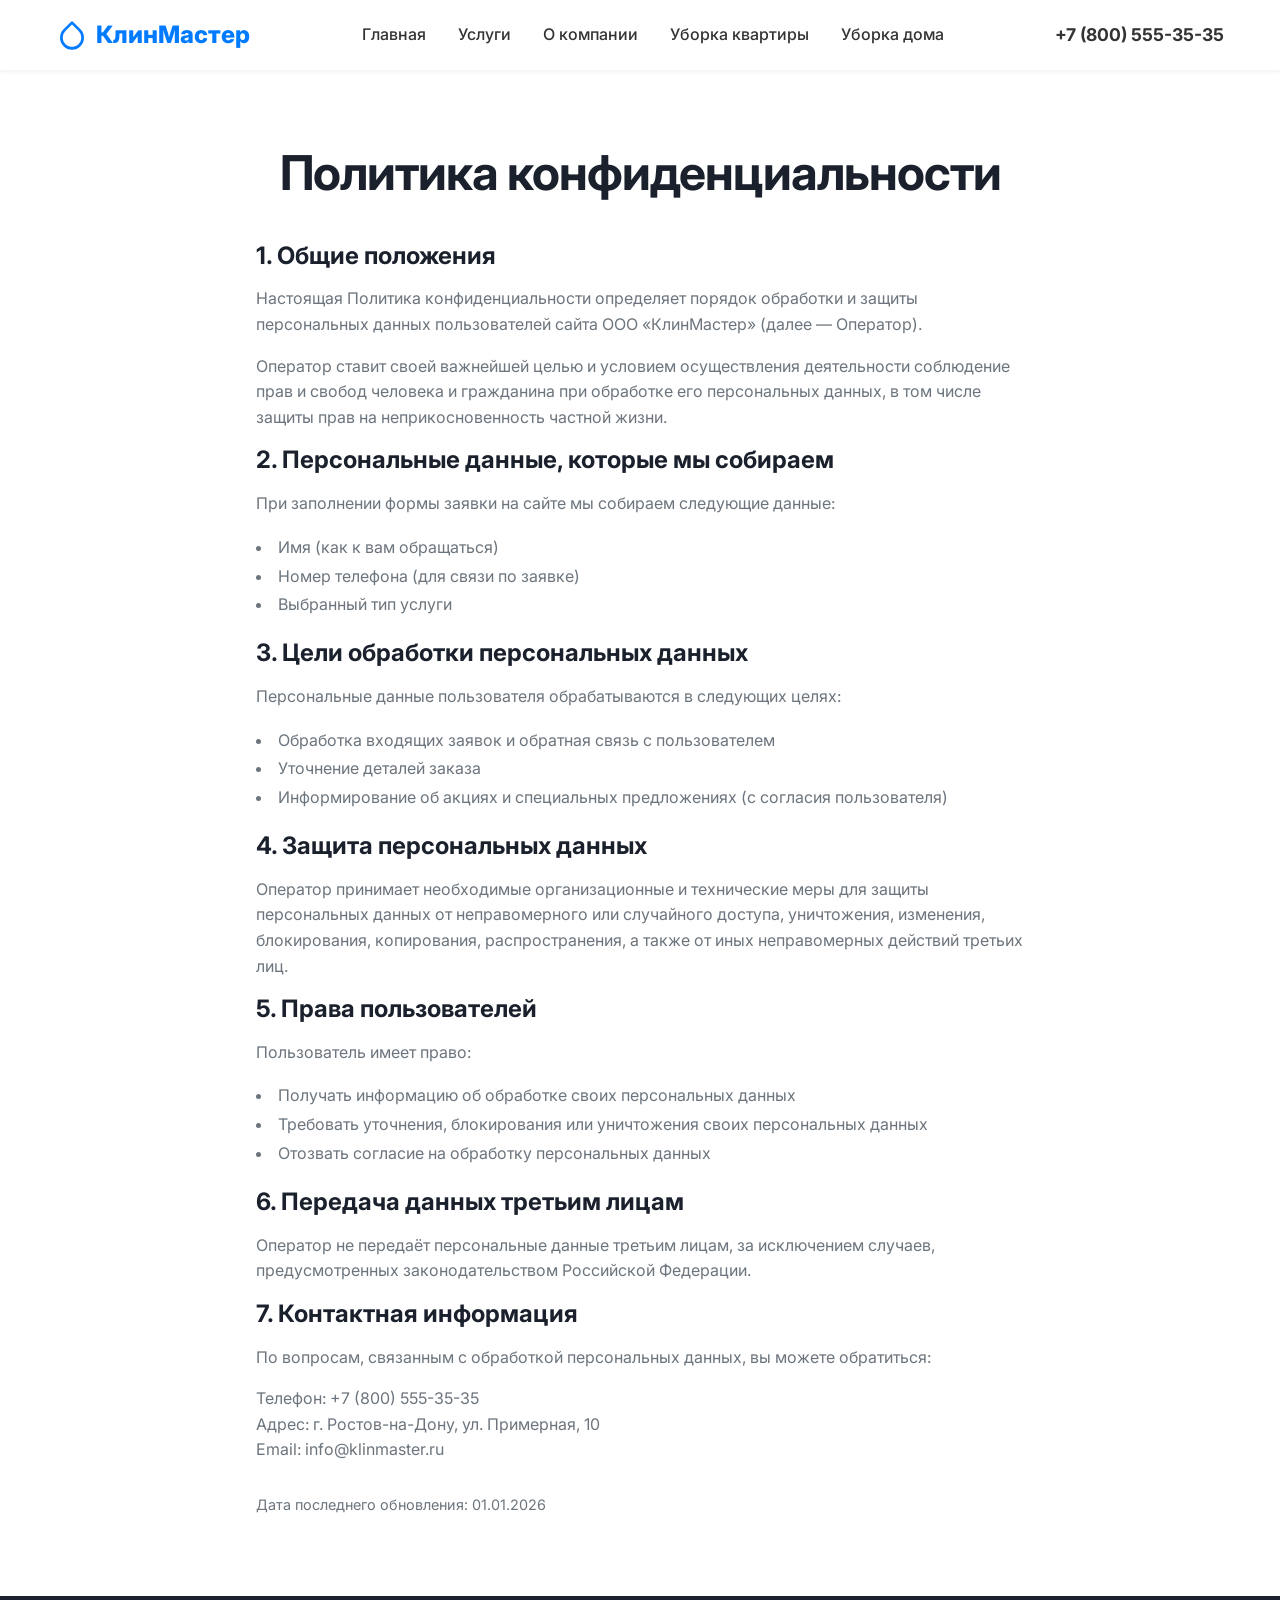
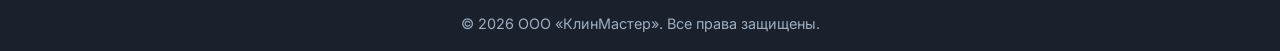
<file: privacy.html>
<!DOCTYPE html>
<html lang="ru">
<head>
    <meta charset="UTF-8">
    <meta name="viewport" content="width=device-width, initial-scale=1.0">
    <title>Политика конфиденциальности | ООО «КлинМастер»</title>
    <meta name="description" content="Политика обработки персональных данных ООО КлинМастер.">
    <link rel="shortcut icon" href="/favicon.ico" type="image/x-icon">
    <link rel="icon" href="/favicon.ico" sizes="any">
    <link rel="icon" type="image/svg+xml" href="/favicon.svg">
    <link rel="apple-touch-icon" href="/favicon.png">
    <link href="https://fonts.googleapis.com/css2?family=Inter:wght@400;500;600;700;800&display=swap" rel="stylesheet">
    <link rel="stylesheet" href="assets/css/style.css">
</head>
<body style="padding-top: 80px;">

    <!-- Header -->
    <header class="header">
        <div class="container">
            <a href="index.html" class="logo">
                <svg width="32" height="32" viewBox="0 0 24 24" fill="none" stroke="currentColor" stroke-width="2" stroke-linecap="round" stroke-linejoin="round"><path d="M12 2.69l5.66 5.66a8 8 0 1 1-11.31 0z"/></svg>
                КлинМастер
            </a>
            <nav>
                <ul class="nav-links">
                    <li><a href="index.html">Главная</a></li>
                    <li><a href="services.html">Услуги</a></li>
                    <li><a href="about.html">О компании</a></li>
                    <li><a href="flat.html">Уборка квартиры</a></li>
                    <li><a href="house.html">Уборка дома</a></li>
                </ul>
            </nav>
            <div class="header-contact">
                <a href="tel:+78005553535" class="phone-number">+7 (800) 555-35-35</a>
                <button class="burger-menu">☰</button>
            </div>
        </div>
    </header>

    <!-- Mobile Menu -->
    <div class="mobile-menu-overlay">
        <button class="close-mobile-menu">&times;</button>
        <ul class="mobile-nav-links">
            <li><a href="index.html">Главная</a></li>
            <li><a href="services.html">Все услуги</a></li>
            <li><a href="about.html">О компании</a></li>
            <li><a href="flat.html">Уборка квартиры</a></li>
            <li><a href="house.html">Уборка дома</a></li>
        </ul>
    </div>

    <!-- Content -->
    <section class="section">
        <div class="container" style="max-width: 800px;">
            <h1 style="text-align: center; margin-bottom: 40px;">Политика конфиденциальности</h1>

            <h3>1. Общие положения</h3>
            <p>Настоящая Политика конфиденциальности определяет порядок обработки и защиты персональных данных пользователей сайта ООО «КлинМастер» (далее — Оператор).</p>
            <p>Оператор ставит своей важнейшей целью и условием осуществления деятельности соблюдение прав и свобод человека и гражданина при обработке его персональных данных, в том числе защиты прав на неприкосновенность частной жизни.</p>

            <h3>2. Персональные данные, которые мы собираем</h3>
            <p>При заполнении формы заявки на сайте мы собираем следующие данные:</p>
            <ul style="list-style-position: inside; margin-bottom: 20px; color: var(--text-muted); line-height: 1.8;">
                <li>Имя (как к вам обращаться)</li>
                <li>Номер телефона (для связи по заявке)</li>
                <li>Выбранный тип услуги</li>
            </ul>

            <h3>3. Цели обработки персональных данных</h3>
            <p>Персональные данные пользователя обрабатываются в следующих целях:</p>
            <ul style="list-style-position: inside; margin-bottom: 20px; color: var(--text-muted); line-height: 1.8;">
                <li>Обработка входящих заявок и обратная связь с пользователем</li>
                <li>Уточнение деталей заказа</li>
                <li>Информирование об акциях и специальных предложениях (с согласия пользователя)</li>
            </ul>

            <h3>4. Защита персональных данных</h3>
            <p>Оператор принимает необходимые организационные и технические меры для защиты персональных данных от неправомерного или случайного доступа, уничтожения, изменения, блокирования, копирования, распространения, а также от иных неправомерных действий третьих лиц.</p>

            <h3>5. Права пользователей</h3>
            <p>Пользователь имеет право:</p>
            <ul style="list-style-position: inside; margin-bottom: 20px; color: var(--text-muted); line-height: 1.8;">
                <li>Получать информацию об обработке своих персональных данных</li>
                <li>Требовать уточнения, блокирования или уничтожения своих персональных данных</li>
                <li>Отозвать согласие на обработку персональных данных</li>
            </ul>

            <h3>6. Передача данных третьим лицам</h3>
            <p>Оператор не передаёт персональные данные третьим лицам, за исключением случаев, предусмотренных законодательством Российской Федерации.</p>

            <h3>7. Контактная информация</h3>
            <p>По вопросам, связанным с обработкой персональных данных, вы можете обратиться:</p>
            <p>Телефон: +7 (800) 555-35-35<br>Адрес: г. Ростов-на-Дону, ул. Примерная, 10<br>Email: info@klinmaster.ru</p>

            <p style="margin-top: 30px; font-size: 0.9rem; color: var(--text-muted);">Дата последнего обновления: 01.01.2026</p>
        </div>
    </section>

    <!-- Footer -->
    <footer class="footer" style="padding: var(--spacing-md) 0;">
        <div class="container">
            <div class="footer-bottom" style="border: none; padding: 0;">
                &copy; 2026 ООО «КлинМастер». Все права защищены.
            </div>
        </div>
    </footer>

    <script src="assets/js/script.js"></script>
</body>
</html>
</file>
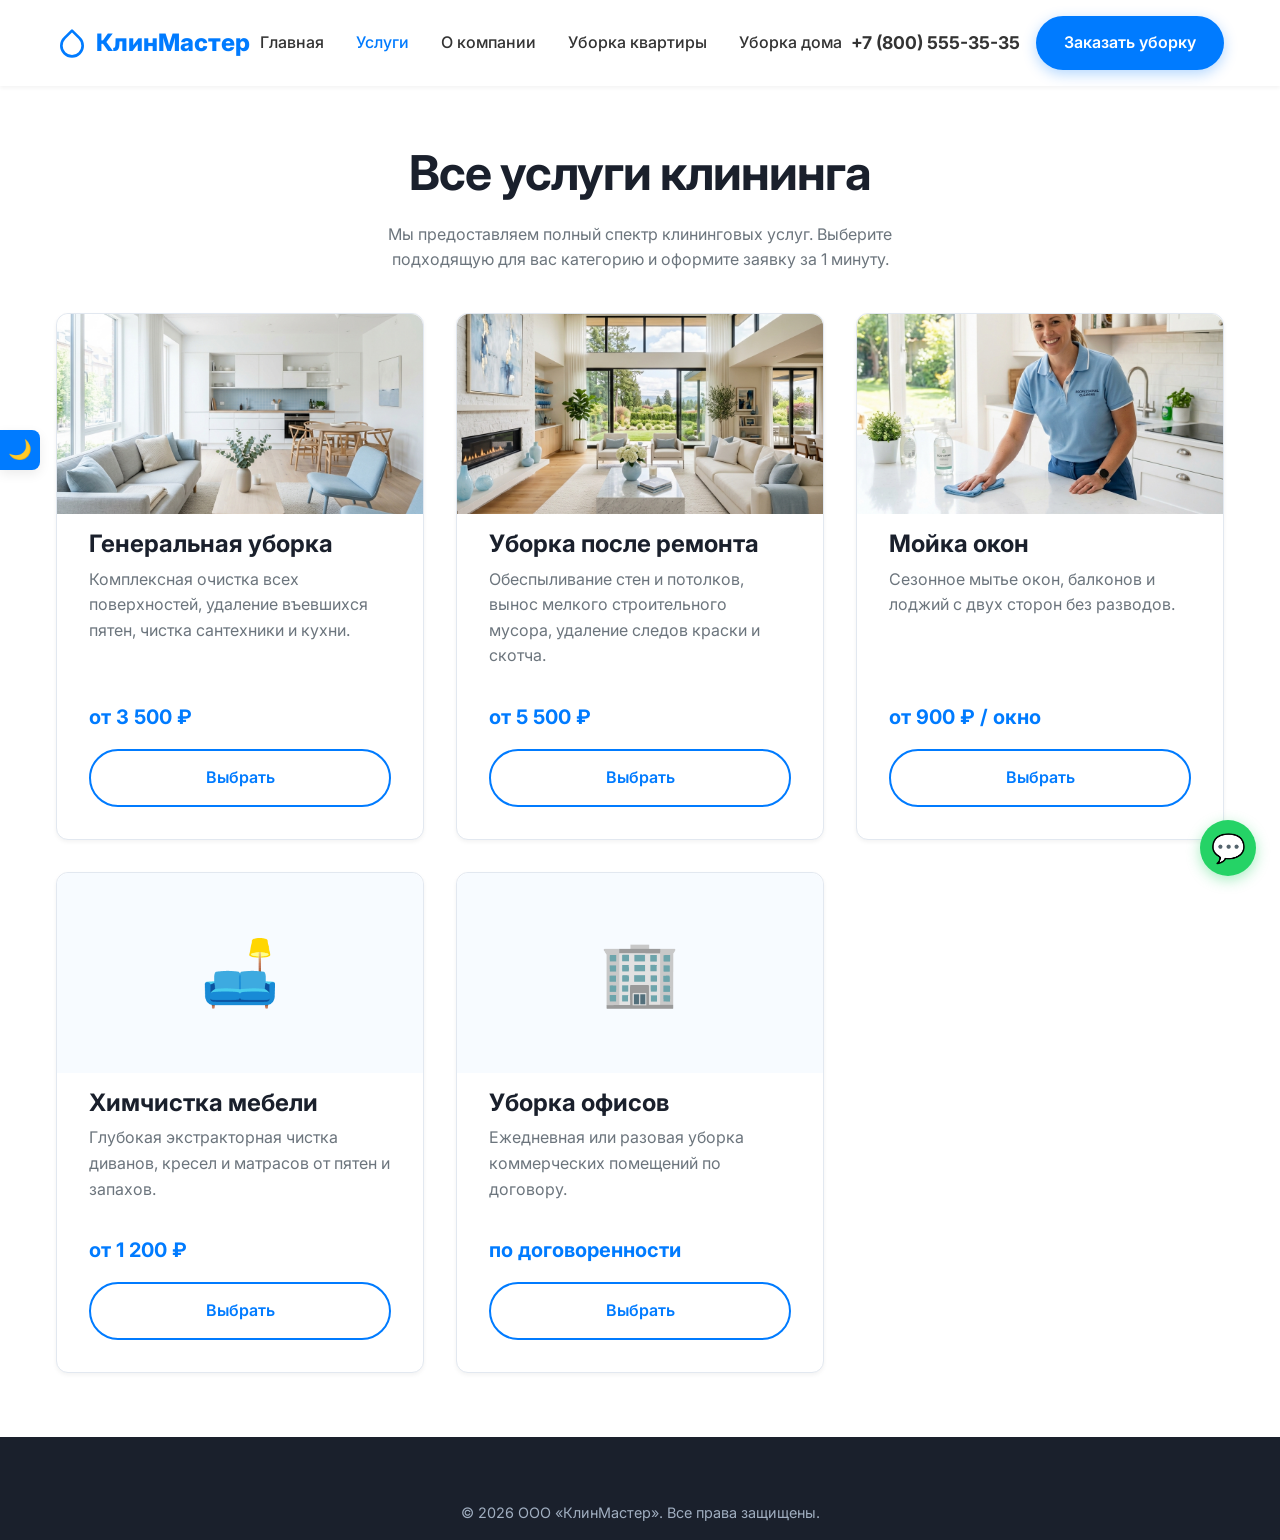
<file: services.html>
<!DOCTYPE html>
<html lang="ru">
<head>
    <meta charset="UTF-8">
    <meta name="viewport" content="width=device-width, initial-scale=1.0">
    <title>Услуги | ООО «КлинМастер»</title>
    <meta name="description" content="Полный спектр клининговых услуг: генеральная уборка, мойка окон, химчистка мебели, уборка офисов. ООО КлинМастер.">
    <link rel="shortcut icon" href="/favicon.ico" type="image/x-icon">
    <link rel="icon" href="/favicon.ico" sizes="any">
    <link rel="icon" type="image/svg+xml" href="/favicon.svg">
    <link rel="apple-touch-icon" href="/favicon.png">
    <link href="https://fonts.googleapis.com/css2?family=Inter:wght@400;500;600;700;800&display=swap" rel="stylesheet">
    <link rel="stylesheet" href="assets/css/style.css">
</head>
<body style="padding-top: 80px;">

    <!-- Preloader -->
    <div class="preloader">
        <div class="preloader-spinner"></div>
    </div>

    <!-- Theme Toggle -->
    <button class="theme-toggle" title="Переключить тему">🌙</button>

    <!-- Header -->
    <header class="header">
        <div class="container">
            <a href="index.html" class="logo">
                <svg width="32" height="32" viewBox="0 0 24 24" fill="none" stroke="currentColor" stroke-width="2" stroke-linecap="round" stroke-linejoin="round"><path d="M12 2.69l5.66 5.66a8 8 0 1 1-11.31 0z"/></svg>
                КлинМастер
            </a>
            <nav>
                <ul class="nav-links">
                    <li><a href="index.html">Главная</a></li>
                    <li><a href="services.html" style="color: var(--primary-color);">Услуги</a></li>
                    <li><a href="about.html">О компании</a></li>
                    <li><a href="flat.html">Уборка квартиры</a></li>
                    <li><a href="house.html">Уборка дома</a></li>
                </ul>
            </nav>
            <div class="header-contact">
                <a href="tel:+78005553535" class="phone-number">+7 (800) 555-35-35</a>
                <a href="#" class="btn btn-primary open-modal" data-target="orderModal">Заказать уборку</a>
                <button class="burger-menu">☰</button>
            </div>
        </div>
    </header>

    <!-- Mobile Menu -->
    <div class="mobile-menu-overlay">
        <button class="close-mobile-menu">&times;</button>
        <ul class="mobile-nav-links">
            <li><a href="index.html">Главная</a></li>
            <li><a href="services.html">Все услуги</a></li>
            <li><a href="about.html">О компании</a></li>
            <li><a href="flat.html">Уборка квартиры</a></li>
            <li><a href="house.html">Уборка дома</a></li>
        </ul>
        <div class="mobile-menu-actions">
            <a href="#" class="btn btn-outline open-modal" data-target="orderModal">Рассчитать точную стоимость</a>
            <a href="#" class="btn btn-outline open-modal" data-target="orderModal">Заказать уборку</a>
        </div>
    </div>

    <!-- Services Section -->
    <section class="section">
        <div class="container">
            <h1 style="text-align: center; margin-bottom: 20px;">Все услуги клининга</h1>
            <p class="text-center" style="max-width: 600px; margin: 0 auto 40px;">Мы предоставляем полный спектр клининговых услуг. Выберите подходящую для вас категорию и оформите заявку за 1 минуту.</p>
            
            <div class="grid-3">
                <div class="card">
                    <div class="card-img-wrapper">
                        <img src="assets/images/flat.png" alt="Генеральная уборка">
                    </div>
                    <h3>Генеральная уборка</h3>
                    <p>Комплексная очистка всех поверхностей, удаление въевшихся пятен, чистка сантехники и кухни.</p>
                    <div class="card-price">от 3 500 ₽</div>
                    <a href="#" class="btn btn-outline open-modal" data-target="orderModal" data-service="Генеральная уборка" style="margin-top: 16px;">Выбрать</a>
                </div>
                <div class="card">
                    <div class="card-img-wrapper">
                        <img src="assets/images/house.png" alt="Уборка после ремонта">
                    </div>
                    <h3>Уборка после ремонта</h3>
                    <p>Обеспыливание стен и потолков, вынос мелкого строительного мусора, удаление следов краски и скотча.</p>
                    <div class="card-price">от 5 500 ₽</div>
                    <a href="#" class="btn btn-outline open-modal" data-target="orderModal" data-service="Уборка после ремонта" style="margin-top: 16px;">Выбрать</a>
                </div>
                <div class="card">
                    <div class="card-img-wrapper">
                        <img src="assets/images/cleaner.png" alt="Мойка окон">
                    </div>
                    <h3>Мойка окон</h3>
                    <p>Сезонное мытье окон, балконов и лоджий с двух сторон без разводов.</p>
                    <div class="card-price">от 900 ₽ / окно</div>
                    <a href="#" class="btn btn-outline open-modal" data-target="orderModal" data-service="Мойка окон" style="margin-top: 16px;">Выбрать</a>
                </div>
                <div class="card">
                    <div class="card-img-wrapper" style="background-color: var(--secondary-color); display: flex; align-items: center; justify-content: center;">
                       <span style="font-size: 4rem;">🛋️</span>
                    </div>
                    <h3>Химчистка мебели</h3>
                    <p>Глубокая экстракторная чистка диванов, кресел и матрасов от пятен и запахов.</p>
                    <div class="card-price">от 1 200 ₽</div>
                    <a href="#" class="btn btn-outline open-modal" data-target="orderModal" data-service="Химчистка" style="margin-top: 16px;">Выбрать</a>
                </div>
                <div class="card">
                    <div class="card-img-wrapper" style="background-color: var(--secondary-color); display: flex; align-items: center; justify-content: center;">
                       <span style="font-size: 4rem;">🏢</span>
                    </div>
                    <h3>Уборка офисов</h3>
                    <p>Ежедневная или разовая уборка коммерческих помещений по договору.</p>
                    <div class="card-price">по договоренности</div>
                    <a href="#" class="btn btn-outline open-modal" data-target="orderModal" data-service="Уборка офиса" style="margin-top: 16px;">Выбрать</a>
                </div>
            </div>
        </div>
    </section>

    <!-- Footer -->
    <footer class="footer">
        <div class="container">
            <div class="footer-bottom" style="border: none; padding: 0;">
                &copy; 2026 ООО «КлинМастер». Все права защищены.
            </div>
        </div>
    </footer>

    <!-- Modal Form -->
    <div class="modal-overlay" id="orderModal">
        <div class="modal">
            <button class="close-modal">&times;</button>
            <h3 style="margin-bottom: 24px; text-align: center;">Оставить заявку</h3>
            <form class="ajax-form">
                <div class="form-group">
                    <label class="form-label" for="name">Ваше имя</label>
                    <input type="text" id="name" name="name" class="form-control" required>
                </div>
                <div class="form-group">
                    <label class="form-label" for="phone">Ваш телефон</label>
                    <input type="tel" id="phone" name="phone" class="form-control" required placeholder="+7 (___) ___-__-__" autocomplete="off" value="+7 ">
                </div>
                <div class="form-group">
                    <label class="form-label" for="serviceType">Тип уборки</label>
                    <select id="serviceType" name="serviceType" class="form-control">
                        <option value="Поддерживающая уборка">Поддерживающая уборка</option>
                        <option value="Генеральная уборка">Генеральная уборка</option>
                        <option value="Уборка после ремонта">Уборка после ремонта</option>
                        <option value="Мойка окон">Мойка окон</option>
                        <option value="Химчистка">Химчистка</option>
                        <option value="Уборка офиса">Уборка офиса</option>
                    </select>
                </div>
                <div class="form-group" style="font-size: 0.85rem; color: var(--text-muted); margin: 16px 0;">
                    <label style="display: flex; gap: 8px; align-items: flex-start; cursor: pointer;">
                        <input type="checkbox" name="personalDataConsent" value="1" required style="margin-top: 3px;">
                        <span>Я соглашаюсь с <a href="privacy.html" style="color: var(--primary-color);">правилами обработки персональных данных</a>.</span>
                    </label>
                </div>
                <button type="submit" class="btn btn-primary" style="width: 100%; margin-top: 10px;">Оставить заявку</button>
                <div class="form-status"></div>
            </form>
        </div>
    </div>

    <!-- Scroll To Top -->
    <button class="scroll-top" title="Наверх">↑</button>

    <!-- Floating Messenger -->
    <div class="floating-messenger">
        <div class="messenger-links">
            <a href="https://wa.me/78005553535" target="_blank" class="messenger-link whatsapp">💬 WhatsApp</a>
            <a href="https://t.me/klinmaster_cleaning" target="_blank" class="messenger-link telegram">✈️ Telegram</a>
        </div>
        <button class="messenger-toggle" title="Написать нам">💬</button>
    </div>

    <script src="assets/js/script.js"></script>
</body>
</html>
</file>
<file: assets/css/style.css>
/* ==========================================================================
   CSS Design System
   ООО КлинМастер
   ========================================================================== */

:root {
  --primary-color: #007BFF;
  --primary-hover: #0056b3;
  --secondary-color: #f7fbff;
  --text-main: #333333;
  --text-muted: #6c757d;
  --bg-color: #ffffff;
  --border-color: #e2e8f0;
  --accent-color: #ffe600; /* For star items/buttons if needed */
  
  --font-family: 'Inter', -apple-system, BlinkMacSystemFont, "Segoe UI", Roboto, Helvetica, Arial, sans-serif;
  --spacing-sm: 8px;
  --spacing-md: 16px;
  --spacing-lg: 32px;
  --spacing-xl: 64px;
  
  --border-radius: 12px;
  --border-radius-lg: 24px;
  --shadow-sm: 0 2px 4px rgba(0, 0, 0, 0.05);
  --shadow-md: 0 4px 12px rgba(0, 0, 0, 0.08);
  --shadow-lg: 0 12px 24px rgba(0, 123, 255, 0.15);
  
  --transition: all 0.3s ease;
}

* {
  margin: 0;
  padding: 0;
  box-sizing: border-box;
}

body {
  font-family: var(--font-family);
  color: var(--text-main);
  background-color: var(--bg-color);
  line-height: 1.6;
  -webkit-font-smoothing: antialiased;
}

a {
  text-decoration: none;
  color: inherit;
}

img {
  max-width: 100%;
  height: auto;
  display: block;
}

/* ==========================================================================
   Typography
   ========================================================================== */
h1, h2, h3, h4 {
  font-weight: 700;
  line-height: 1.2;
  margin-bottom: var(--spacing-md);
  color: #1a202c;
}

h1 {
  font-size: 3rem;
  letter-spacing: -1px;
}

h2 {
  font-size: 2.25rem;
  text-align: center;
  margin-bottom: var(--spacing-xl);
}

h3 {
  font-size: 1.5rem;
}

p {
  margin-bottom: var(--spacing-md);
  color: var(--text-muted);
}

.text-center { text-align: center; }

/* ==========================================================================
   Layout & Components
   ========================================================================== */
.container {
  max-width: 1200px;
  margin: 0 auto;
  padding: 0 var(--spacing-md);
}

.section {
  padding: var(--spacing-xl) 0;
}

.section-bg {
  background-color: var(--secondary-color);
}

/* Buttons */
.btn {
  display: inline-block;
  padding: 14px 28px;
  border-radius: 30px;
  font-weight: 600;
  font-size: 1rem;
  text-align: center;
  cursor: pointer;
  transition: var(--transition);
  border: none;
  outline: none;
}

.btn-primary {
  background-color: var(--primary-color);
  color: #fff;
  box-shadow: 0 4px 14px rgba(0, 123, 255, 0.3);
}

.btn-primary:hover {
  background-color: var(--primary-hover);
  transform: translateY(-2px);
  box-shadow: 0 6px 20px rgba(0, 123, 255, 0.4);
}

.btn-outline {
  background-color: transparent;
  color: var(--primary-color);
  border: 2px solid var(--primary-color);
}

.btn-outline:hover {
  background-color: var(--primary-color);
  color: #fff;
}

/* Header */
.header {
  position: fixed;
  top: 0;
  left: 0;
  width: 100%;
  background-color: rgba(255, 255, 255, 0.95);
  backdrop-filter: blur(10px);
  z-index: 1000;
  box-shadow: var(--shadow-sm);
  padding: var(--spacing-md) 0;
  transition: var(--transition);
}

.header .container {
  display: flex;
  justify-content: space-between;
  align-items: center;
}

.logo {
  font-size: 1.5rem;
  font-weight: 800;
  color: var(--primary-color);
  display: flex;
  align-items: center;
  gap: 8px;
}

.nav-links {
  display: flex;
  gap: var(--spacing-lg);
  list-style: none;
}

.nav-links a {
  font-weight: 500;
  transition: var(--transition);
}

.nav-links a:hover {
  color: var(--primary-color);
}

.header-contact {
  display: flex;
  align-items: center;
  gap: var(--spacing-md);
}

.phone-number {
  font-weight: 700;
  font-size: 1.1rem;
}

/* Hero Section */
.hero {
  padding: 160px 0 100px;
  display: flex;
  align-items: center;
  background: linear-gradient(135deg, #fdfbfb 0%, #ebedee 100%);
  min-height: 80vh;
}

.hero .container {
  display: grid;
  grid-template-columns: 1fr 1fr;
  gap: var(--spacing-xl);
  align-items: center;
}

.hero-text h1 {
  color: #1a202c;
  margin-bottom: var(--spacing-md);
}

.hero-text p {
  font-size: 1.1rem;
  margin-bottom: var(--spacing-lg);
}

.hero-actions {
  display: flex;
  gap: var(--spacing-md);
  flex-wrap: wrap;
}

.hero-image {
  position: relative;
  border-radius: var(--border-radius-lg);
  overflow: hidden;
  box-shadow: var(--shadow-lg);
}

.hero-image img {
  width: 100%;
  height: 100%;
  object-fit: cover;
  transition: transform 0.5s ease;
}

.hero-image:hover img {
  transform: scale(1.05);
}

/* Cards / Grid */
.grid-2 {
  display: grid;
  grid-template-columns: repeat(2, 1fr);
  gap: var(--spacing-xl);
  align-items: start;
}

.grid-3 {
  display: grid;
  grid-template-columns: repeat(3, 1fr);
  gap: var(--spacing-lg);
}

.card {
  background: #fff;
  border-radius: var(--border-radius);
  padding: var(--spacing-lg);
  box-shadow: var(--shadow-sm);
  transition: var(--transition);
  border: 1px solid var(--border-color);
  display: flex;
  flex-direction: column;
}

.card:hover {
  transform: translateY(-5px);
  box-shadow: var(--shadow-md);
  border-color: var(--primary-color);
}

.card-img-wrapper {
  margin: calc(var(--spacing-lg) * -1) calc(var(--spacing-lg) * -1) var(--spacing-md);
  border-radius: var(--border-radius) var(--border-radius) 0 0;
  overflow: hidden;
  height: 200px;
}

.card-img-wrapper img {
  width: 100%;
  height: 100%;
  object-fit: cover;
}

.card h3 {
  margin-bottom: 8px;
}

.card-price {
  font-size: 1.25rem;
  font-weight: 700;
  color: var(--primary-color);
  margin-top: auto;
  padding-top: var(--spacing-md);
}

/* Modal Popup */
.modal-overlay {
  position: fixed;
  top: 0;
  left: 0;
  width: 100%;
  height: 100%;
  background-color: rgba(0, 0, 0, 0.5);
  backdrop-filter: blur(4px);
  display: flex;
  justify-content: center;
  align-items: center;
  z-index: 2000;
  opacity: 0;
  visibility: hidden;
  transition: var(--transition);
}

.modal-overlay.active {
  opacity: 1;
  visibility: visible;
}

.modal {
  background-color: #fff;
  border-radius: var(--border-radius-lg);
  padding: var(--spacing-xl);
  width: 90%;
  max-width: 500px;
  position: relative;
  transform: translateY(20px);
  transition: var(--transition);
  box-shadow: 0 20px 40px rgba(0, 0, 0, 0.2);
}

.modal-overlay.active .modal {
  transform: translateY(0);
}

.close-modal {
  position: absolute;
  top: 20px;
  right: 20px;
  font-size: 1.5rem;
  color: var(--text-muted);
  background: none;
  border: none;
  cursor: pointer;
  transition: var(--transition);
}

.close-modal:hover {
  color: #000;
}

/* Forms */
.form-group {
  margin-bottom: var(--spacing-md);
}

.form-label {
  display: block;
  margin-bottom: 6px;
  font-weight: 500;
  color: var(--text-main);
}

.form-control {
  width: 100%;
  padding: 12px 16px;
  border: 1px solid var(--border-color);
  border-radius: 8px;
  font-size: 1rem;
  font-family: var(--font-family);
  transition: var(--transition);
}

.form-control:focus {
  outline: none;
  border-color: var(--primary-color);
  box-shadow: 0 0 0 3px rgba(0, 123, 255, 0.1);
}

select.form-control {
  appearance: none;
  background-image: url("data:image/svg+xml;charset=US-ASCII,%3Csvg%20xmlns%3D%22http%3A%2F%2Fwww.w3.org%2F2000%2Fsvg%22%20width%3D%22292.4%22%20height%3D%22292.4%22%3E%3Cpath%20fill%3D%22%23666%22%20d%3D%22M287%2069.4a17.6%2017.6%200%200%200-13-5.4H18.4c-5%200-9.3%201.8-12.9%205.4A17.6%2017.6%200%200%200%200%2082.2c0%205%201.8%209.3%205.4%2012.9l128%20127.9c3.6%203.6%207.8%205.4%2012.8%205.4s9.2-1.8%2012.8-5.4L287%2095c3.5-3.5%205.4-7.8%205.4-12.8%200-5-1.9-9.2-5.5-12.8z%22%2F%3E%3C%2Fsvg%3E");
  background-repeat: no-repeat;
  background-position: right 16px top 50%;
  background-size: 12px auto;
}

/* Form status */
.form-status {
  padding: 12px;
  border-radius: 8px;
  margin-top: 16px;
  display: none;
  text-align: center;
}
.form-status.success {
  display: block;
  background-color: #d4edda;
  color: #155724;
}
.form-status.error {
  display: block;
  background-color: #f8d7da;
  color: #721c24;
}

/* Footer */
.footer {
  background-color: #1a202c;
  color: #a0aec0;
  padding: var(--spacing-xl) 0 var(--spacing-md);
}

.footer .grid-3 {
  margin-bottom: var(--spacing-lg);
}

.footer h4 {
  color: #fff;
}

.footer-bottom {
  text-align: center;
  padding-top: var(--spacing-md);
  border-top: 1px solid rgba(255, 255, 255, 0.1);
  font-size: 0.9rem;
}

/* Mobile Menu Button */
.burger-menu {
  display: none;
  background: none;
  border: none;
  font-size: 1.5rem;
  color: var(--primary-color);
  cursor: pointer;
  margin-left: 10px;
}

/* Responsive */
@media (max-width: 991px) {
  .hero .container {
    grid-template-columns: 1fr;
    text-align: center;
  }
  .hero-actions {
    justify-content: center;
  }
  .grid-3 {
    grid-template-columns: repeat(2, 1fr);
  }
  .grid-2 {
    grid-template-columns: 1fr;
  }
  .nav-links {
    display: none; 
  }
  .header-contact .btn {
    display: none;
  }
  .burger-menu {
    display: block;
  }
}

/* Mobile Menu Overlay */

.mobile-menu-overlay {
  position: fixed;
  top: 0;
  left: 0;
  width: 100%;
  height: 100%;
  background-color: #00a2ff; /* According to screenshot */
  z-index: 3000;
  display: flex;
  flex-direction: column;
  padding: var(--spacing-xl) var(--spacing-md);
  transform: translateX(100%);
  transition: transform 0.3s ease-in-out;
  overflow-y: auto;
}
.mobile-menu-overlay.active {
  transform: translateX(0);
}
.close-mobile-menu {
  position: absolute;
  top: 20px;
  right: 20px;
  background: none;
  border: none;
  color: #fff;
  font-size: 2rem;
  cursor: pointer;
}
.mobile-nav-links {
  list-style: none;
  margin-top: 40px;
  margin-bottom: auto;
}
.mobile-nav-links li {
  margin-bottom: 20px;
}
.mobile-nav-links a {
  color: #fff;
  font-size: 1.25rem;
  text-decoration: none;
}
.mobile-menu-actions {
  display: flex;
  flex-direction: column;
  gap: 15px;
  margin-top: 40px;
  margin-bottom: 20px;
}
.mobile-menu-actions .btn {
  width: 100%;
  border-color: #fff;
  color: #fff;
  background: transparent;
}
.mobile-menu-actions .btn:hover {
  background: rgba(255,255,255,0.1);
}

@media (max-width: 768px) {
  h1 { font-size: 2.25rem; }
  h2 { font-size: 1.75rem; }
  .grid-3 {
    grid-template-columns: 1fr;
  }
  .grid-4 {
    grid-template-columns: 1fr;
  }
  .header-contact .btn {
    display: none;
  }
}

/* ==========================================================================
   Grid-4
   ========================================================================== */
.grid-4 {
  display: grid;
  grid-template-columns: repeat(4, 1fr);
  gap: var(--spacing-lg);
}

@media (max-width: 991px) {
  .grid-4 {
    grid-template-columns: repeat(2, 1fr);
  }
}

/* ==========================================================================
   Stats Section
   ========================================================================== */
.stat-item {
  text-align: center;
  padding: var(--spacing-lg);
}

.stat-number {
  font-size: 2.5rem;
  font-weight: 800;
  color: var(--primary-color);
  line-height: 1.2;
  margin-bottom: 8px;
}

.stat-label {
  font-size: 1rem;
  color: var(--text-muted);
  font-weight: 500;
}

/* ==========================================================================
   Scroll Animations (Fade In)
   ========================================================================== */
.fade-in {
  opacity: 0;
  transform: translateY(30px);
  transition: opacity 0.6s ease, transform 0.6s ease;
}

.fade-in.visible {
  opacity: 1;
  transform: translateY(0);
}

/* ==========================================================================
   Preloader
   ========================================================================== */
.preloader {
  position: fixed;
  top: 0;
  left: 0;
  width: 100%;
  height: 100%;
  background-color: var(--bg-color);
  display: flex;
  align-items: center;
  justify-content: center;
  z-index: 9999;
  transition: opacity 0.4s ease, visibility 0.4s ease;
}

.preloader.hidden {
  opacity: 0;
  visibility: hidden;
}

.preloader-spinner {
  width: 48px;
  height: 48px;
  border: 4px solid var(--border-color);
  border-top-color: var(--primary-color);
  border-radius: 50%;
  animation: spin 0.8s linear infinite;
}

@keyframes spin {
  to { transform: rotate(360deg); }
}

/* ==========================================================================
   Scroll To Top Button
   ========================================================================== */
.scroll-top {
  position: fixed;
  bottom: 90px;
  right: 24px;
  width: 48px;
  height: 48px;
  border-radius: 50%;
  background-color: var(--primary-color);
  color: #fff;
  border: none;
  font-size: 1.5rem;
  cursor: pointer;
  display: flex;
  align-items: center;
  justify-content: center;
  box-shadow: var(--shadow-md);
  opacity: 0;
  visibility: hidden;
  transform: translateY(20px);
  transition: var(--transition);
  z-index: 1200;
  pointer-events: none;
}

.scroll-top.visible {
  opacity: 1;
  visibility: visible;
  transform: translateY(0);
  pointer-events: auto;
}

.scroll-top:hover {
  background-color: var(--primary-hover);
  transform: translateY(-2px);
}

.scroll-top:active {
  transform: translateY(0) scale(0.95);
}

/* ==========================================================================
   Floating Messenger Button
   ========================================================================== */
.floating-messenger {
  position: fixed;
  bottom: 24px;
  right: 24px;
  z-index: 900;
  display: flex;
  flex-direction: column;
  gap: 10px;
  align-items: flex-end;
}

.messenger-toggle {
  width: 56px;
  height: 56px;
  border-radius: 50%;
  background: #25D366;
  color: #fff;
  border: none;
  font-size: 1.75rem;
  cursor: pointer;
  display: flex;
  align-items: center;
  justify-content: center;
  box-shadow: 0 4px 14px rgba(37, 211, 102, 0.4);
  transition: var(--transition);
}

.messenger-toggle:hover {
  transform: scale(1.1);
  box-shadow: 0 6px 20px rgba(37, 211, 102, 0.5);
}

.messenger-links {
  display: flex;
  flex-direction: column;
  gap: 8px;
  opacity: 0;
  visibility: hidden;
  transform: translateY(10px);
  transition: var(--transition);
}

.messenger-links.active {
  opacity: 1;
  visibility: visible;
  transform: translateY(0);
}

.messenger-link {
  display: flex;
  align-items: center;
  gap: 10px;
  padding: 10px 18px;
  border-radius: 30px;
  color: #fff;
  font-weight: 600;
  font-size: 0.9rem;
  text-decoration: none;
  box-shadow: var(--shadow-md);
  transition: var(--transition);
}

.messenger-link:hover {
  transform: translateX(-4px);
}

.messenger-link.whatsapp {
  background: #25D366;
}

.messenger-link.telegram {
  background: #0088cc;
}

/* ==========================================================================
   Dark Theme
   ========================================================================== */
.theme-toggle {
  position: fixed;
  top: 50%;
  left: 0;
  transform: translateY(-50%);
  width: 40px;
  height: 40px;
  border-radius: 0 8px 8px 0;
  background-color: var(--primary-color);
  color: #fff;
  border: none;
  font-size: 1.2rem;
  cursor: pointer;
  display: flex;
  align-items: center;
  justify-content: center;
  box-shadow: var(--shadow-md);
  z-index: 900;
  transition: var(--transition);
}

.theme-toggle:hover {
  width: 48px;
}

body.dark-theme {
  --bg-color: #1a1a2e;
  --secondary-color: #16213e;
  --text-main: #e0e0e0;
  --text-muted: #a0a0b0;
  --border-color: #2a2a4a;
}

body.dark-theme .header {
  background-color: rgba(26, 26, 46, 0.95);
}

body.dark-theme .card {
  background: #16213e;
}

body.dark-theme h1,
body.dark-theme h2,
body.dark-theme h3,
body.dark-theme h4 {
  color: #f0f0f0;
}

body.dark-theme .footer {
  background-color: #0f0f23;
}

body.dark-theme .hero {
  background: linear-gradient(135deg, #1a1a2e 0%, #16213e 100%);
}

body.dark-theme .modal {
  background-color: #1a1a2e;
}

body.dark-theme .form-control {
  background-color: #16213e;
  color: #e0e0e0;
  border-color: #2a2a4a;
}

body.dark-theme .preloader {
  background-color: #1a1a2e;
}

body.dark-theme .mobile-menu-overlay {
  background-color: #0f3d6e;
}
</file>
